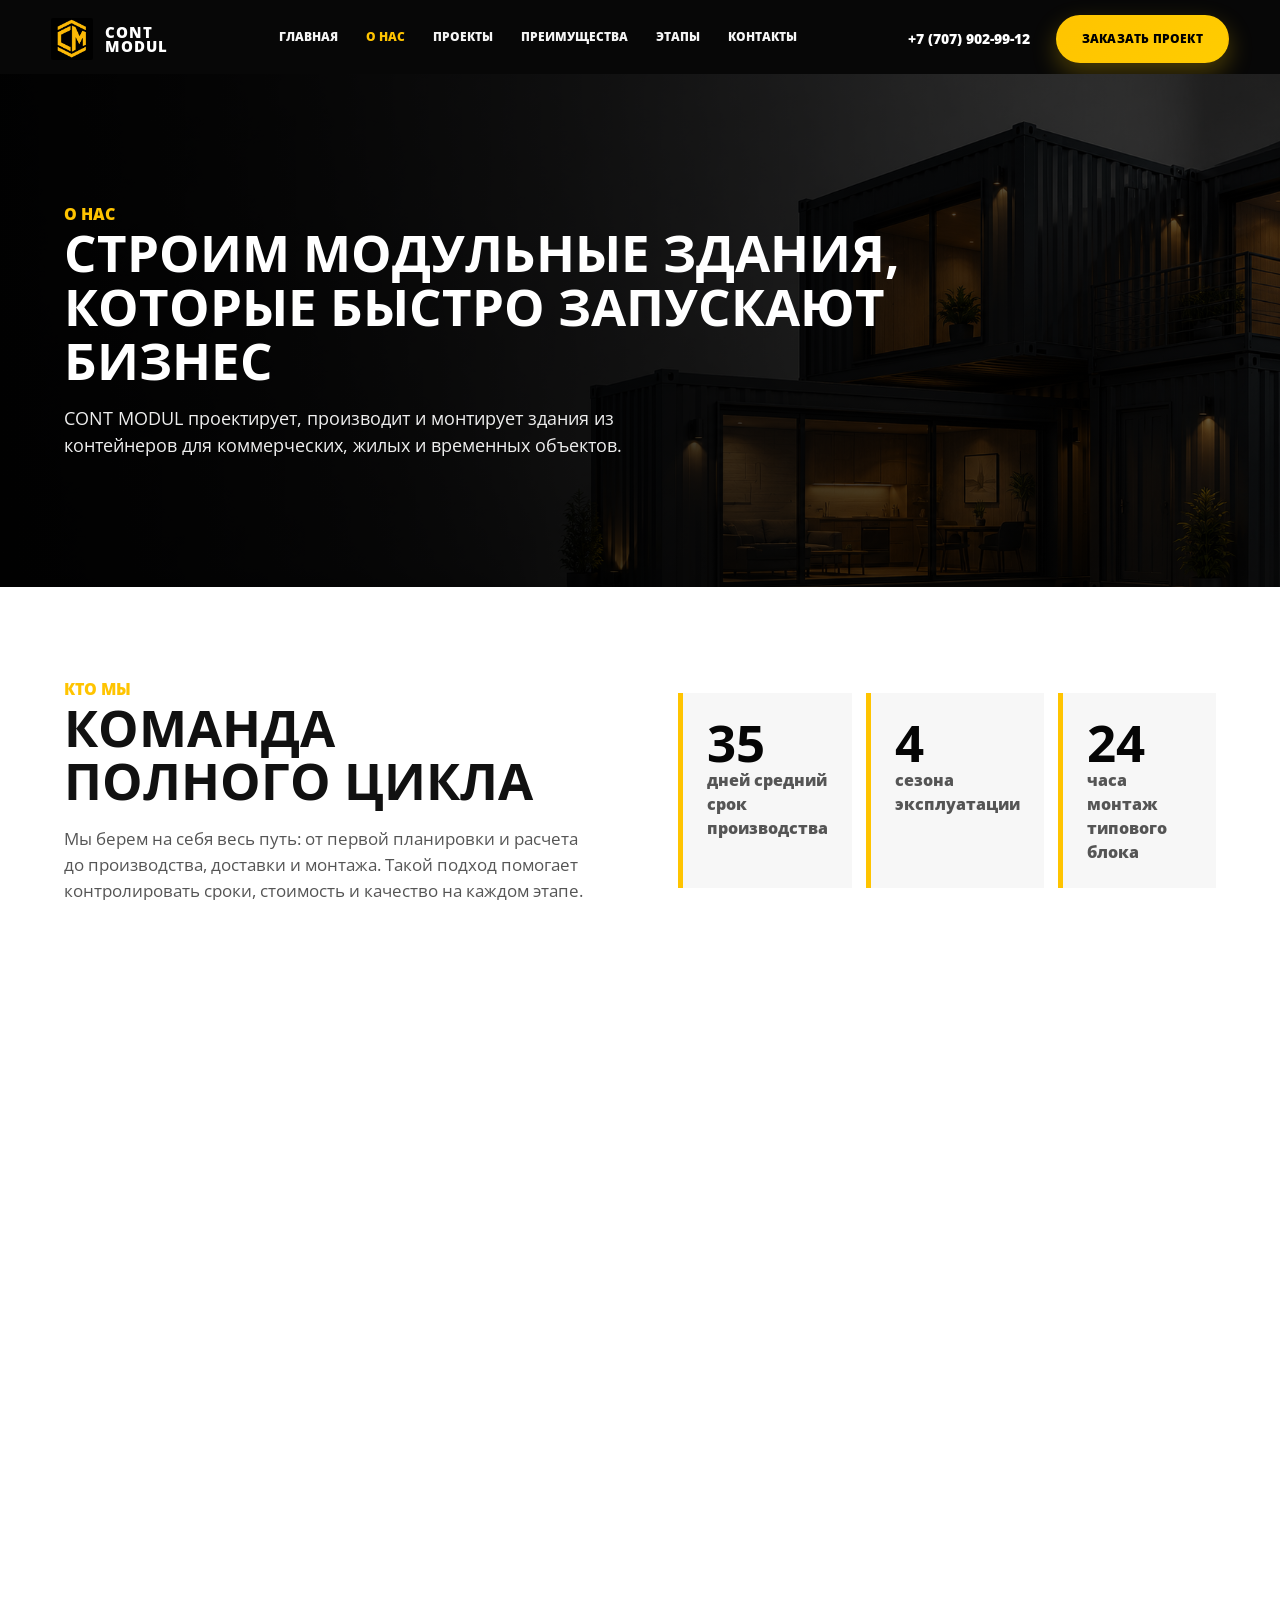
<file: about.html>
﻿<!doctype html>
<html class="html" lang="ru">
<head class="document-head">
  <meta charset="utf-8">
  <meta name="viewport" content="width=device-width, initial-scale=1">
  <link rel="icon" type="image/png" href="assets/vega-logo.jpg">
  <title>О нас - CONT MODUL</title>
  <meta name="description" content="О компании CONT MODUL и подходе к строительству модульных зданий.">
  <link rel="preconnect" href="https://fonts.googleapis.com">
  <link rel="preconnect" href="https://fonts.gstatic.com" crossorigin>
  <link href="https://fonts.googleapis.com/css2?family=Open+Sans:wght@400;500;600;700;800&display=swap" rel="stylesheet">
  <link rel="stylesheet" href="styles.css">
  <script defer src="script.js"></script>
</head>
<body class="page about-page">
  <div class="page__shell site-shell">
    <header class="site-header page__header">
  <a class="site-header__brand brand" href="index.html" aria-label="CONT MODUL">
    <img class="brand__logo" src="assets/vega-logo.jpg" alt="Логотип CONT MODUL">
    <span class="brand__text">CONT<br>MODUL</span>
  </a>

  <button class="site-header__menu-button nav-toggle" type="button" aria-label="Открыть меню" aria-expanded="false">
    <span class="nav-toggle__line"></span>
    <span class="nav-toggle__line"></span>
    <span class="nav-toggle__line"></span>
  </button>

  <nav class="site-header__nav site-nav" aria-label="Основная навигация">
    <a class="site-nav__link " href="index.html">Главная</a>
    <a class="site-nav__link site-nav__link--active" href="about.html">О нас</a>
    <a class="site-nav__link " href="projects.html">Проекты</a>
    <a class="site-nav__link " href="catalog.html">Преимущества</a>
    <a class="site-nav__link " href="process.html">Этапы</a>
    <a class="site-nav__link " href="contacts.html">Контакты</a>
  </nav>

  <a class="site-header__phone" href="tel:+77079029912">+7 (707) 902-99-12</a>
  <a class="site-header__button button button--primary" href="contacts.html">Заказать проект</a>
</header>
    <main class="page__main main-content">
      <section class="page-hero about-page__hero">
        <div class="page-hero__background" aria-hidden="true">
          <img class="page-hero__image" src="assets/construction.png" alt="" aria-hidden="true">
        </div>
        <div class="page-hero__content">
          <p class="page-hero__label">О нас</p>
          <h1 class="page-hero__title">Строим модульные здания, которые быстро запускают бизнес</h1>
          <p class="page-hero__text">CONT MODUL проектирует, производит и монтирует здания из контейнеров для коммерческих, жилых и временных объектов.</p>
        </div>
      </section>

      <section class="about-page__intro about-intro">
        <div class="about-intro__content">
          <p class="about-intro__label">Кто мы</p>
          <h2 class="about-intro__title section-title">Команда полного цикла</h2>
          <p class="about-intro__text">Мы берем на себя весь путь: от первой планировки и расчета до производства, доставки и монтажа. Такой подход помогает контролировать сроки, стоимость и качество на каждом этапе.</p>
        </div>
        <div class="about-intro__stats">
          <div class="about-stat"><strong class="about-stat__number">35</strong><span class="about-stat__text">дней средний срок производства</span></div>
          <div class="about-stat"><strong class="about-stat__number">4</strong><span class="about-stat__text">сезона эксплуатации</span></div>
          <div class="about-stat"><strong class="about-stat__number">24</strong><span class="about-stat__text">часа монтаж типового блока</span></div>
        </div>
      </section>

      <section class="about-page__values values-section">
        <div class="section-label values-section__label">
          <span class="section-label__line"></span>
          <p class="section-label__text">Наш подход</p>
          <span class="section-label__line"></span>
        </div>
        <h2 class="values-section__title section-title">Почему выбирают CONT MODUL</h2>
        <div class="values-section__grid benefit-grid">
          <article class="benefit-card ">
  <img class="benefit-card__image" src="assets/pencil_4771317.png" alt="Индивидуальный проект">
  <h3 class="benefit-card__title">Индивидуальные проекты</h3>
  <p class="benefit-card__text">Прорабатываем планировку, фасад и инженерные решения под задачу заказчика.</p>
</article>
          <article class="benefit-card ">
  <img class="benefit-card__image" src="assets/payment-system_12691430.png" alt="Фиксированная стоимость">
  <h3 class="benefit-card__title">Фиксированная стоимость</h3>
  <p class="benefit-card__text">Готовим понятную смету и заранее согласуем комплектацию без скрытых платежей.</p>
</article>
          <article class="benefit-card ">
  <img class="benefit-card__image" src="assets/factory_6889501.png" alt="Собственное производство">
  <h3 class="benefit-card__title">Собственное производство</h3>
  <p class="benefit-card__text">Контролируем качество сварки, утепления, отделки и инженерных систем.</p>
</article>
          <article class="benefit-card ">
  <img class="benefit-card__image" src="assets/mechanic_6332558.png" alt="Доставка и монтаж">
  <h3 class="benefit-card__title">Доставка и монтаж</h3>
  <p class="benefit-card__text">Организуем перевозку, кран, установку и подключение модулей на площадке.</p>
</article>
          <article class="benefit-card ">
  <img class="benefit-card__image" src="assets/launch-management_16824211.png" alt="Быстрый запуск">
  <h3 class="benefit-card__title">Быстрый запуск</h3>
  <p class="benefit-card__text">Сокращаем время подготовки объекта и выводим его в работу в кратчайшие сроки.</p>
</article>
        </div>
      </section>
    </main>
    <footer class="site-footer page__footer">
  <span class="site-footer__brand">CONT MODUL</span>
  <span class="site-footer__text">Модульные здания из контейнеров</span>
</footer>
  </div>
</body>
</html>
</file>
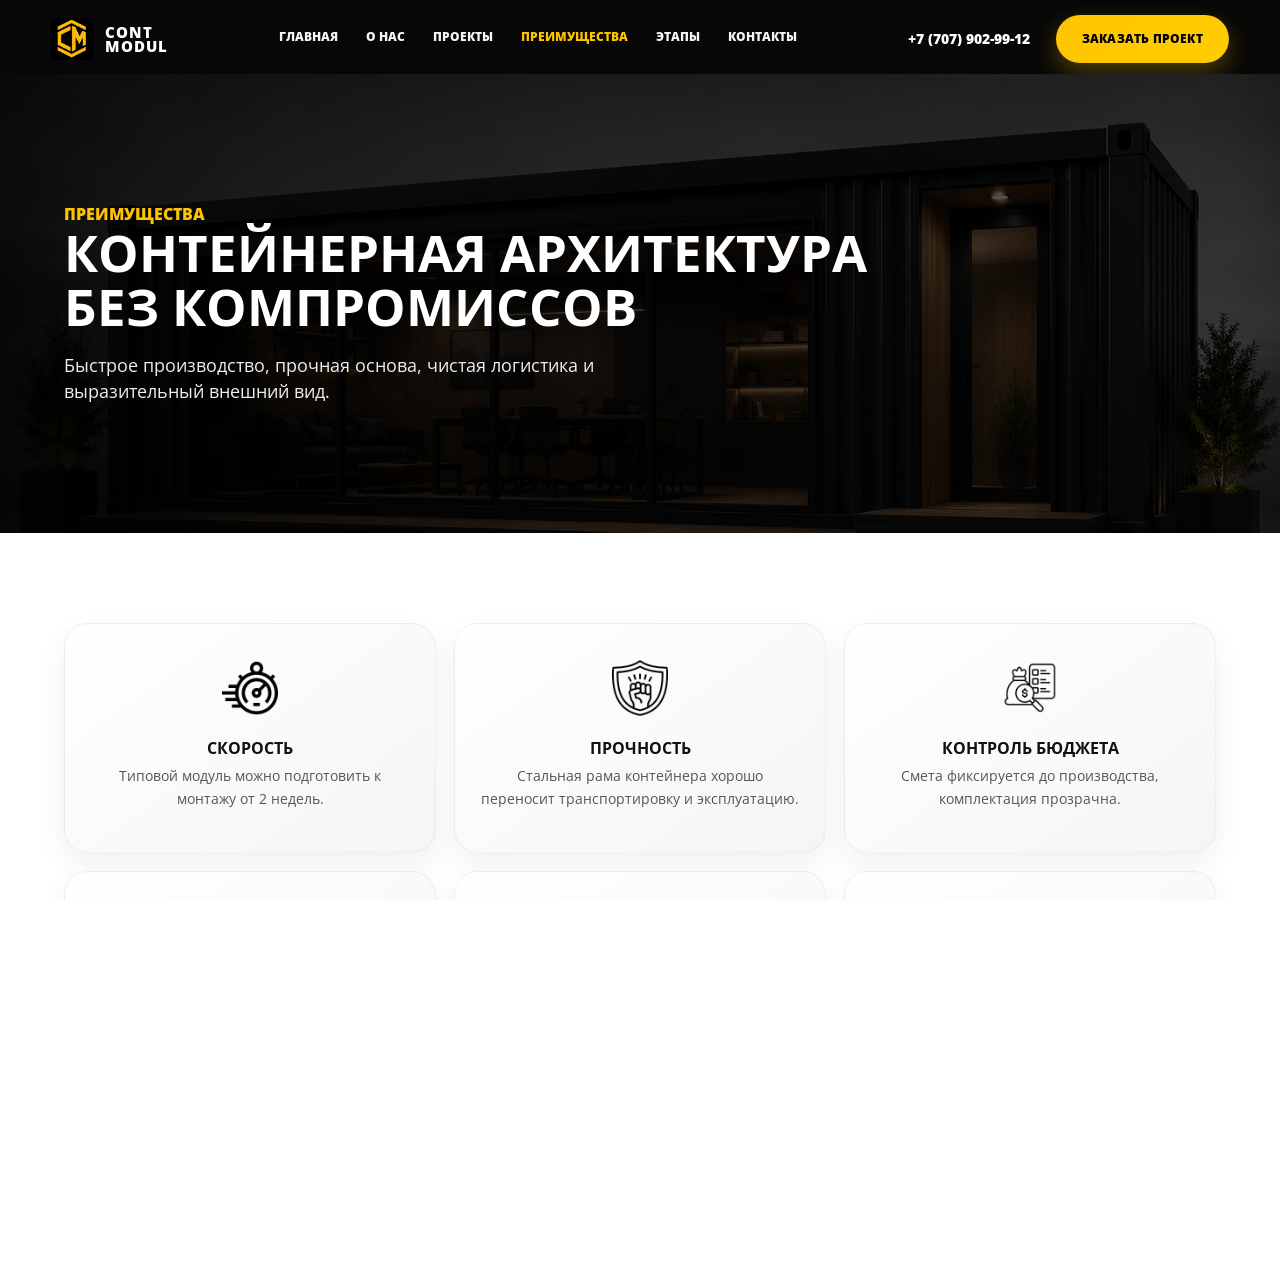
<file: catalog.html>
﻿<!doctype html>
<html class="html" lang="ru">
<head class="document-head">
  <meta charset="utf-8">
  <meta name="viewport" content="width=device-width, initial-scale=1">
  <link rel="icon" type="image/png" href="assets/vega-logo.jpg">
  <title>Преимущества - CONT MODUL</title>
  <meta name="description" content="Преимущества и решения CONT MODUL.">
  <link rel="preconnect" href="https://fonts.googleapis.com">
  <link rel="preconnect" href="https://fonts.gstatic.com" crossorigin>
  <link href="https://fonts.googleapis.com/css2?family=Open+Sans:wght@400;500;600;700;800&display=swap" rel="stylesheet">
  <link rel="stylesheet" href="styles.css">
  <script defer src="script.js"></script>
</head>
<body class="page catalog-page">
  <div class="page__shell site-shell">
    <header class="site-header page__header">
  <a class="site-header__brand brand" href="index.html" aria-label="CONT MODUL">
    <img class="brand__logo" src="assets/vega-logo.jpg" alt="Логотип CONT MODUL">
    <span class="brand__text">CONT<br>MODUL</span>
  </a>

  <button class="site-header__menu-button nav-toggle" type="button" aria-label="Открыть меню" aria-expanded="false">
    <span class="nav-toggle__line"></span>
    <span class="nav-toggle__line"></span>
    <span class="nav-toggle__line"></span>
  </button>

  <nav class="site-header__nav site-nav" aria-label="Основная навигация">
    <a class="site-nav__link " href="index.html">Главная</a>
    <a class="site-nav__link " href="about.html">О нас</a>
    <a class="site-nav__link " href="projects.html">Проекты</a>
    <a class="site-nav__link site-nav__link--active" href="catalog.html">Преимущества</a>
    <a class="site-nav__link " href="process.html">Этапы</a>
    <a class="site-nav__link " href="contacts.html">Контакты</a>
  </nav>

  <a class="site-header__phone" href="tel:+77079029912">+7 (707) 902-99-12</a>
  <a class="site-header__button button button--primary" href="contacts.html">Заказать проект</a>
</header>
    <main class="page__main main-content">
      <section class="page-hero catalog-page__hero">
        <div class="page-hero__background" aria-hidden="true">
          <img class="page-hero__image" src="assets/advantages.png" alt="" aria-hidden="true">
        </div>
        <div class="page-hero__content">
          <p class="page-hero__label">Преимущества</p>
          <h1 class="page-hero__title">Контейнерная архитектура без компромиссов</h1>
          <p class="page-hero__text">Быстрое производство, прочная основа, чистая логистика и выразительный внешний вид.</p>
        </div>
      </section>

      <section class="benefits-section catalog-page__benefits">
        <div class="benefit-grid benefit-grid--large">
          <article class="benefit-card ">
  <img class="benefit-card__image" src="assets/speedometer_7931524.png" alt="Скорость">
  <h3 class="benefit-card__title">Скорость</h3>
  <p class="benefit-card__text">Типовой модуль можно подготовить к монтажу от 2 недель.</p>
</article>
          <article class="benefit-card ">
  <img class="benefit-card__image" src="assets/courage_12112899.png" alt="Прочность">
  <h3 class="benefit-card__title">Прочность</h3>
  <p class="benefit-card__text">Стальная рама контейнера хорошо переносит транспортировку и эксплуатацию.</p>
</article>
          <article class="benefit-card ">
  <img class="benefit-card__image" src="assets/tracking_17088019.png" alt="Контроль бюджета">
  <h3 class="benefit-card__title">Контроль бюджета</h3>
  <p class="benefit-card__text">Смета фиксируется до производства, комплектация прозрачна.</p>
</article>
          <article class="benefit-card ">
  <img class="benefit-card__image" src="assets/factory_7927935.png" alt="Готовность с завода">
  <h3 class="benefit-card__title">Готовность с завода</h3>
  <p class="benefit-card__text">Инженерия и отделка выполняются до доставки на площадку.</p>
</article>
          <article class="benefit-card ">
  <img class="benefit-card__image" src="assets/mobile-home_3764840.png" alt="Мобильность">
  <h3 class="benefit-card__title">Мобильность</h3>
  <p class="benefit-card__text">Здание можно перевезти, расширить или переставить.</p>
</article>
          <article class="benefit-card ">
  <img class="benefit-card__image" src="assets/recycle_7290810.png" alt="Повторное использование">
  <h3 class="benefit-card__title">Повторное использование</h3>
  <p class="benefit-card__text">Контейнер получает вторую жизнь и снижает объем строительных отходов.</p>
</article>
        </div>
      </section>

    </main>
    <footer class="site-footer page__footer">
  <span class="site-footer__brand">CONT MODUL</span>
  <span class="site-footer__text">Модульные здания из контейнеров</span>
</footer>
  </div>
</body>
</html>
</file>
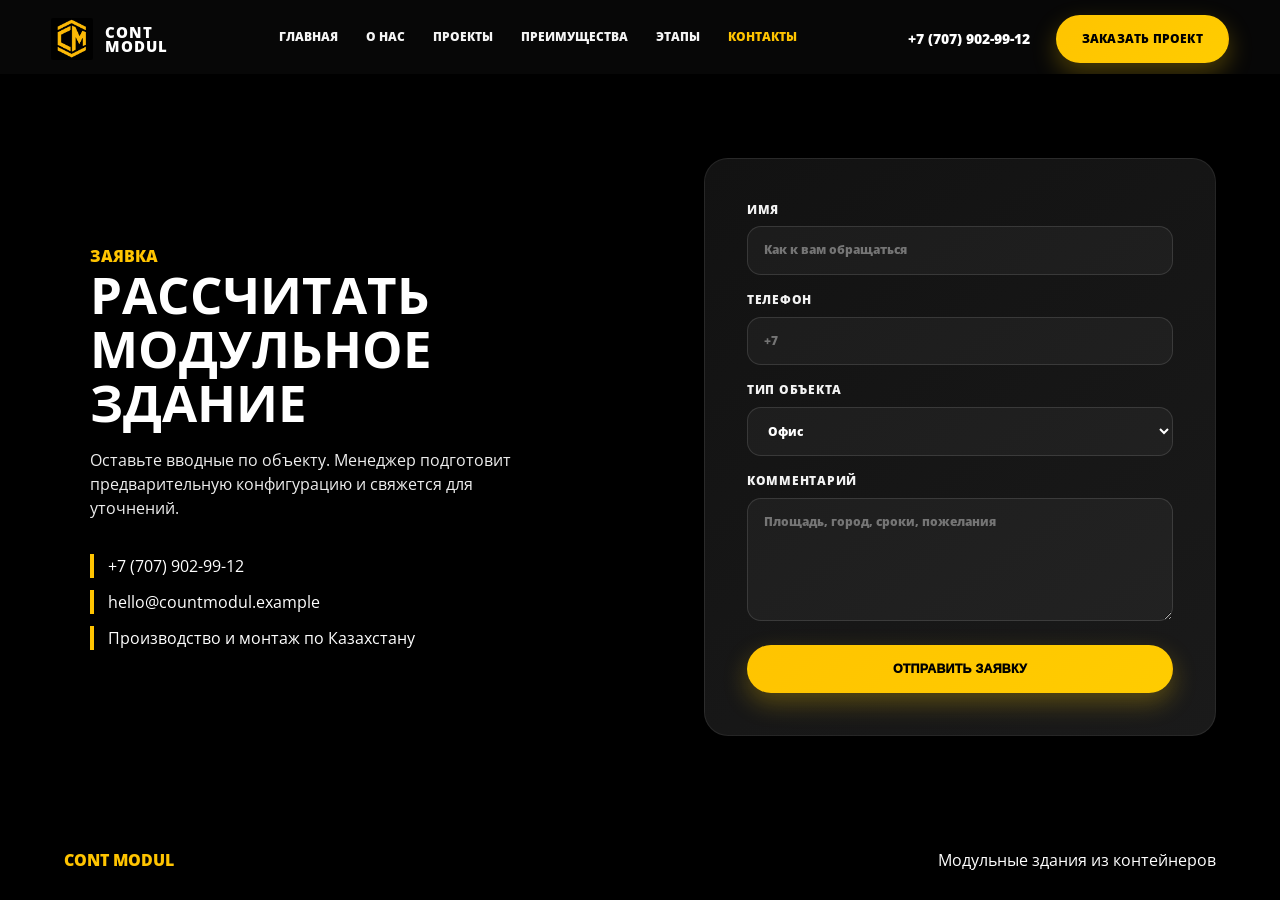
<file: contacts.html>
﻿<!doctype html>
<html class="html" lang="ru">
<head class="document-head">
  <meta charset="utf-8">
  <meta name="viewport" content="width=device-width, initial-scale=1">
  <link rel="icon" type="image/png" href="assets/vega-logo.jpg">
  <title>Контакты - CONT MODUL</title>
  <meta name="description" content="Контакты CONT MODUL.">
  <link rel="preconnect" href="https://fonts.googleapis.com">
  <link rel="preconnect" href="https://fonts.gstatic.com" crossorigin>
  <link href="https://fonts.googleapis.com/css2?family=Open+Sans:wght@400;500;600;700;800&display=swap" rel="stylesheet">
  <link rel="stylesheet" href="styles.css">
  <script defer src="script.js"></script>
</head>
<body class="page contacts-page">
  <div class="page__shell site-shell">
    <header class="site-header page__header">
  <a class="site-header__brand brand" href="index.html" aria-label="CONT MODUL">
    <img class="brand__logo" src="assets/vega-logo.jpg" alt="Логотип CONT MODUL">
    <span class="brand__text">CONT<br>MODUL</span>
  </a>

  <button class="site-header__menu-button nav-toggle" type="button" aria-label="Открыть меню" aria-expanded="false">
    <span class="nav-toggle__line"></span>
    <span class="nav-toggle__line"></span>
    <span class="nav-toggle__line"></span>
  </button>

  <nav class="site-header__nav site-nav" aria-label="Основная навигация">
    <a class="site-nav__link " href="index.html">Главная</a>
    <a class="site-nav__link " href="about.html">О нас</a>
    <a class="site-nav__link " href="projects.html">Проекты</a>
    <a class="site-nav__link " href="catalog.html">Преимущества</a>
    <a class="site-nav__link " href="process.html">Этапы</a>
    <a class="site-nav__link site-nav__link--active" href="contacts.html">Контакты</a>
  </nav>

  <a class="site-header__phone" href="tel:+77079029912">+7 (707) 902-99-12</a>
  <a class="site-header__button button button--primary" href="contacts.html">Заказать проект</a>
</header>
    <main class="page__main main-content">
      <section class="contact-section contacts-page__contact">
        <div class="contact-section__panel">
          <p class="contact-section__label">Заявка</p>
          <h1 class="contact-section__title">Рассчитать модульное здание</h1>
          <p class="contact-section__text">Оставьте вводные по объекту. Менеджер подготовит предварительную конфигурацию и свяжется для уточнений.</p>
          <div class="contact-section__facts">
            <span class="contact-section__fact">+7 (707) 902-99-12</span>
            <span class="contact-section__fact">hello@countmodul.example</span>
            <span class="contact-section__fact">Производство и монтаж по Казахстану</span>
          </div>
        </div>

        <form class="contact-form contact-section__form">
          <label class="contact-form__label">Имя<input class="contact-form__field" type="text" name="name" placeholder="Как к вам обращаться"></label>
          <label class="contact-form__label">Телефон<input class="contact-form__field" type="tel" name="phone" placeholder="+7"></label>
          <label class="contact-form__label">Тип объекта<select class="contact-form__field" name="type"><option>Офис</option><option>Кафе / магазин</option><option>Жилой модуль</option><option>Стройгородок</option></select></label>
          <label class="contact-form__label">Комментарий<textarea class="contact-form__field contact-form__textarea" name="message" rows="5" placeholder="Площадь, город, сроки, пожелания"></textarea></label>
          <button class="button button--primary contact-form__button" type="submit">Отправить заявку</button>
        </form>
      </section>
    </main>
    <footer class="site-footer page__footer">
  <span class="site-footer__brand">CONT MODUL</span>
  <span class="site-footer__text">Модульные здания из контейнеров</span>
</footer>
  </div>
</body>
</html>
</file>
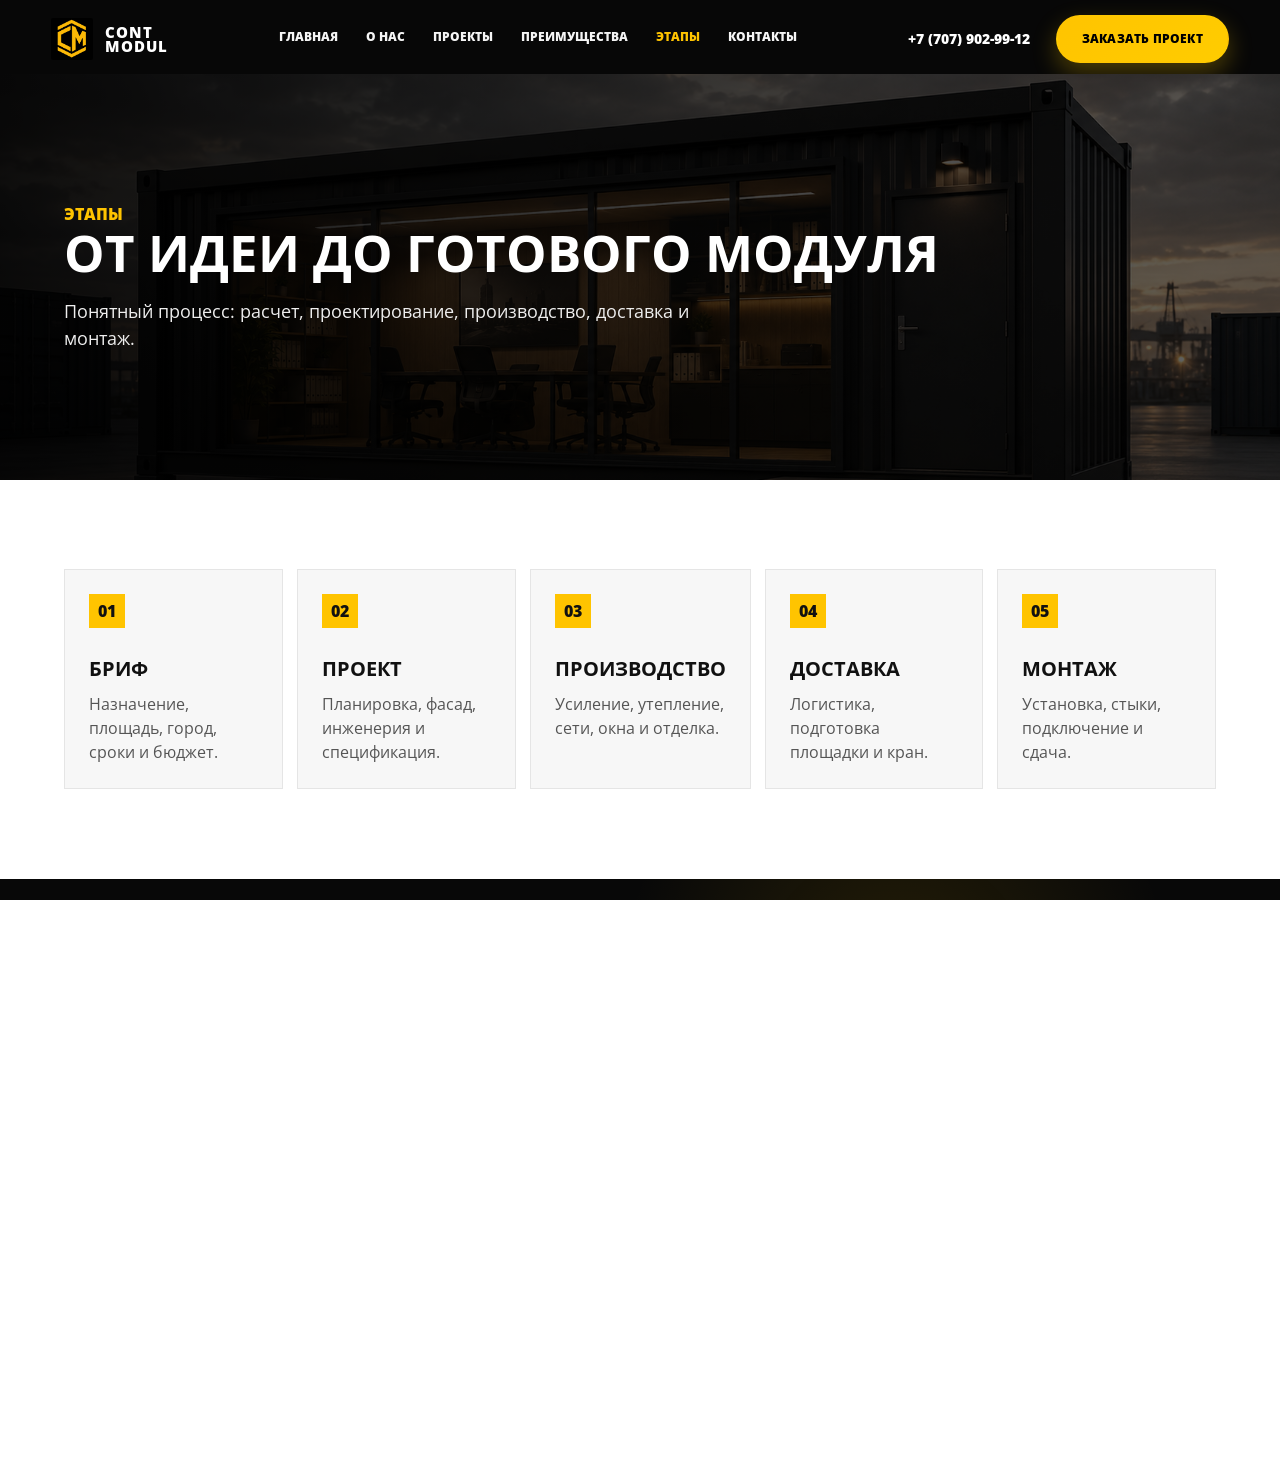
<file: process.html>
﻿<!doctype html>
<html class="html" lang="ru">
<head class="document-head">
  <meta charset="utf-8">
  <meta name="viewport" content="width=device-width, initial-scale=1">
  <link rel="icon" type="image/png" href="assets/vega-logo.jpg">
  <title>Этапы - CONT MODUL</title>
  <meta name="description" content="Этапы строительства контейнерных зданий.">
  <link rel="preconnect" href="https://fonts.googleapis.com">
  <link rel="preconnect" href="https://fonts.gstatic.com" crossorigin>
  <link href="https://fonts.googleapis.com/css2?family=Open+Sans:wght@400;500;600;700;800&display=swap" rel="stylesheet">
  <link rel="stylesheet" href="styles.css">
  <script defer src="script.js"></script>
</head>
<body class="page process-page">
  <div class="page__shell site-shell">
    <header class="site-header page__header">
  <a class="site-header__brand brand" href="index.html" aria-label="CONT MODUL">
    <img class="brand__logo" src="assets/vega-logo.jpg" alt="Логотип CONT MODUL">
    <span class="brand__text">CONT<br>MODUL</span>
  </a>

  <button class="site-header__menu-button nav-toggle" type="button" aria-label="Открыть меню" aria-expanded="false">
    <span class="nav-toggle__line"></span>
    <span class="nav-toggle__line"></span>
    <span class="nav-toggle__line"></span>
  </button>

  <nav class="site-header__nav site-nav" aria-label="Основная навигация">
    <a class="site-nav__link " href="index.html">Главная</a>
    <a class="site-nav__link " href="about.html">О нас</a>
    <a class="site-nav__link " href="projects.html">Проекты</a>
    <a class="site-nav__link " href="catalog.html">Преимущества</a>
    <a class="site-nav__link site-nav__link--active" href="process.html">Этапы</a>
    <a class="site-nav__link " href="contacts.html">Контакты</a>
  </nav>

  <a class="site-header__phone" href="tel:+77079029912">+7 (707) 902-99-12</a>
  <a class="site-header__button button button--primary" href="contacts.html">Заказать проект</a>
</header>
    <main class="page__main main-content">
      <section class="page-hero process-page__hero">
        <div class="page-hero__background" aria-hidden="true">
          <img class="page-hero__image" src="assets/stages.png" alt="" aria-hidden="true">
        </div>
        <div class="page-hero__content">
          <p class="page-hero__label">Этапы</p>
          <h1 class="page-hero__title">От идеи до готового модуля</h1>
          <p class="page-hero__text">Понятный процесс: расчет, проектирование, производство, доставка и монтаж.</p>
        </div>
      </section>

      <section class="timeline process-page__timeline">
        <article class="timeline-card"><span class="timeline-card__number">01</span><h2 class="timeline-card__title">Бриф</h2><p class="timeline-card__text">Назначение, площадь, город, сроки и бюджет.</p></article>
        <article class="timeline-card"><span class="timeline-card__number">02</span><h2 class="timeline-card__title">Проект</h2><p class="timeline-card__text">Планировка, фасад, инженерия и спецификация.</p></article>
        <article class="timeline-card"><span class="timeline-card__number">03</span><h2 class="timeline-card__title">Производство</h2><p class="timeline-card__text">Усиление, утепление, сети, окна и отделка.</p></article>
        <article class="timeline-card"><span class="timeline-card__number">04</span><h2 class="timeline-card__title">Доставка</h2><p class="timeline-card__text">Логистика, подготовка площадки и кран.</p></article>
        <article class="timeline-card"><span class="timeline-card__number">05</span><h2 class="timeline-card__title">Монтаж</h2><p class="timeline-card__text">Установка, стыки, подключение и сдача.</p></article>
      </section>

      <section class="equipment-section process-page__equipment">
        <div class="equipment-section__content"><p class="equipment-section__label">Комплектация</p><h2 class="equipment-section__title">Можно стартовать с базового блока или заказать объект под ключ</h2></div>
        <ul class="equipment-section__list check-list">
          <li class="check-list__item">Утепление, пароизоляция и внутренняя отделка</li>
          <li class="check-list__item">Электрика, отопление, кондиционирование и вентиляция</li>
          <li class="check-list__item">Санузлы, мини-кухни, мебель и встроенное хранение</li>
          <li class="check-list__item">Фасадные панели, террасы, козырьки и наружная подсветка</li>
        </ul>
      </section>
    </main>
    <footer class="site-footer page__footer">
  <span class="site-footer__brand">CONT MODUL</span>
  <span class="site-footer__text">Модульные здания из контейнеров</span>
</footer>
  </div>
</body>
</html>
</file>
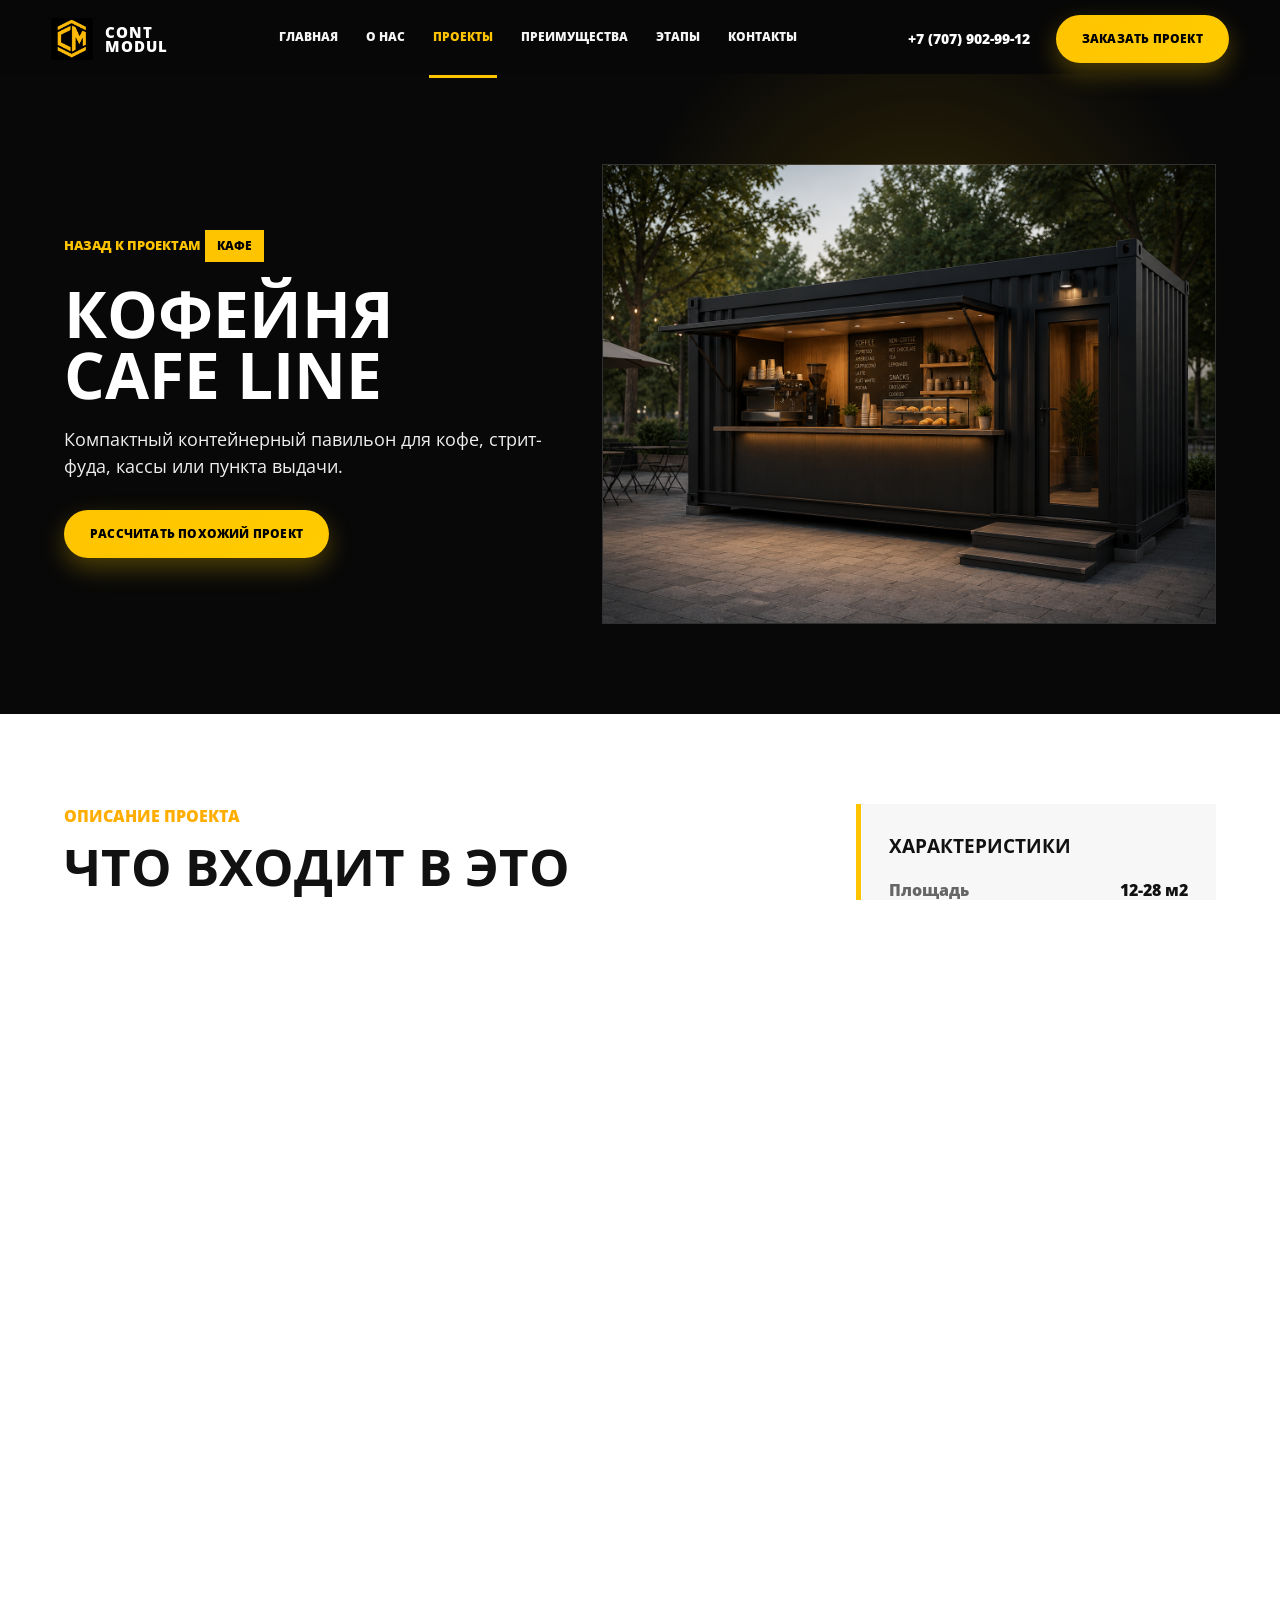
<file: project-cafe-line.html>
﻿<!doctype html>
<html class="html" lang="ru">
<head class="document-head">
  <meta charset="utf-8">
  <meta name="viewport" content="width=device-width, initial-scale=1">
  <link rel="icon" type="image/png" href="assets/vega-logo.jpg">
  <title>Кофейня Cafe Line - CONT MODUL</title>
  <meta name="description" content="Компактный контейнерный павильон для кофе, стрит-фуда, кассы или пункта выдачи.">
  <link rel="preconnect" href="https://fonts.googleapis.com">
  <link rel="preconnect" href="https://fonts.gstatic.com" crossorigin>
  <link href="https://fonts.googleapis.com/css2?family=Open+Sans:wght@400;500;600;700;800&display=swap" rel="stylesheet">
  <link rel="stylesheet" href="styles.css">
  <script defer src="script.js"></script>
</head>
<body class="page product-detail-page">
  <div class="page__shell site-shell">
    <header class="site-header page__header">
  <a class="site-header__brand brand" href="index.html" aria-label="CONT MODUL">
    <img class="brand__logo" src="assets/vega-logo.jpg" alt="Логотип CONT MODUL">
    <span class="brand__text">CONT<br>MODUL</span>
  </a>

  <button class="site-header__menu-button nav-toggle" type="button" aria-label="Открыть меню" aria-expanded="false">
    <span class="nav-toggle__line"></span>
    <span class="nav-toggle__line"></span>
    <span class="nav-toggle__line"></span>
  </button>

  <nav class="site-header__nav site-nav" aria-label="Основная навигация">
    <a class="site-nav__link " href="index.html">Главная</a>
    <a class="site-nav__link " href="about.html">О нас</a>
    <a class="site-nav__link site-nav__link--active" href="projects.html">Проекты</a>
    <a class="site-nav__link " href="catalog.html">Преимущества</a>
    <a class="site-nav__link " href="process.html">Этапы</a>
    <a class="site-nav__link " href="contacts.html">Контакты</a>
  </nav>

  <a class="site-header__phone" href="tel:+77079029912">+7 (707) 902-99-12</a>
  <a class="site-header__button button button--primary" href="contacts.html">Заказать проект</a>
</header>
    <main class="page__main main-content">
      <section class="product-detail-hero product-detail-page__hero">
        <div class="product-detail-hero__content">
          <a class="product-detail-hero__back" href="projects.html">Назад к проектам</a>
          <span class="product-detail-hero__tag">Кафе</span>
          <h1 class="product-detail-hero__title">Кофейня Cafe Line</h1>
          <p class="product-detail-hero__text">Компактный контейнерный павильон для кофе, стрит-фуда, кассы или пункта выдачи.</p>
          <a class="button button--primary product-detail-hero__button" href="contacts.html">Рассчитать похожий проект</a>
        </div>
        <img class="product-detail-hero__image" src="assets/Cafe-Line.png" alt="Кофейня из контейнера">
      </section>

      <section class="product-detail product-detail-page__info">
        <div class="product-detail__main">
          <p class="product-detail__label">Описание проекта</p>
          <h2 class="product-detail__title">Что входит в это решение</h2>
          <p class="product-detail__text">Cafe Line рассчитан на быстрый запуск торговой точки. Модуль может включать сервисное окно, рабочие поверхности, мойку, электрику под оборудование, место для холодильников и наружную вывеску. Такой контейнер легко поставить в парке, у бизнес-центра, на мероприятии или возле жилого комплекса.</p>
        </div>
        <aside class="product-detail__aside product-specs">
          <h3 class="product-specs__title">Характеристики</h3>
          <dl class="product-specs__list">
            <div class="product-specs__row"><dt class="product-specs__key">Площадь</dt><dd class="product-specs__value">12-28 м2</dd></div>
            <div class="product-specs__row"><dt class="product-specs__key">Срок</dt><dd class="product-specs__value">30-45 дней</dd></div>
            <div class="product-specs__row"><dt class="product-specs__key">Основа</dt><dd class="product-specs__value">1 контейнер 20/40 ft</dd></div>
          </dl>
        </aside>
      </section>

      <section class="product-includes product-detail-page__includes">
        <h2 class="product-includes__title">Комплектация</h2>
        <ul class="product-includes__list">
          <li class="product-includes__item">Сервисное окно и рольставни</li>
          <li class="product-includes__item">Электрика под кофейное и кухонное оборудование</li>
          <li class="product-includes__item">Водоснабжение и зона мойки</li>
          <li class="product-includes__item">Фасад, вывеска и наружная подсветка</li>
        </ul>
      </section>
    </main>
    <footer class="site-footer page__footer">
  <span class="site-footer__brand">CONT MODUL</span>
  <span class="site-footer__text">Модульные здания из контейнеров</span>
</footer>
  </div>
</body>
</html>
</file>
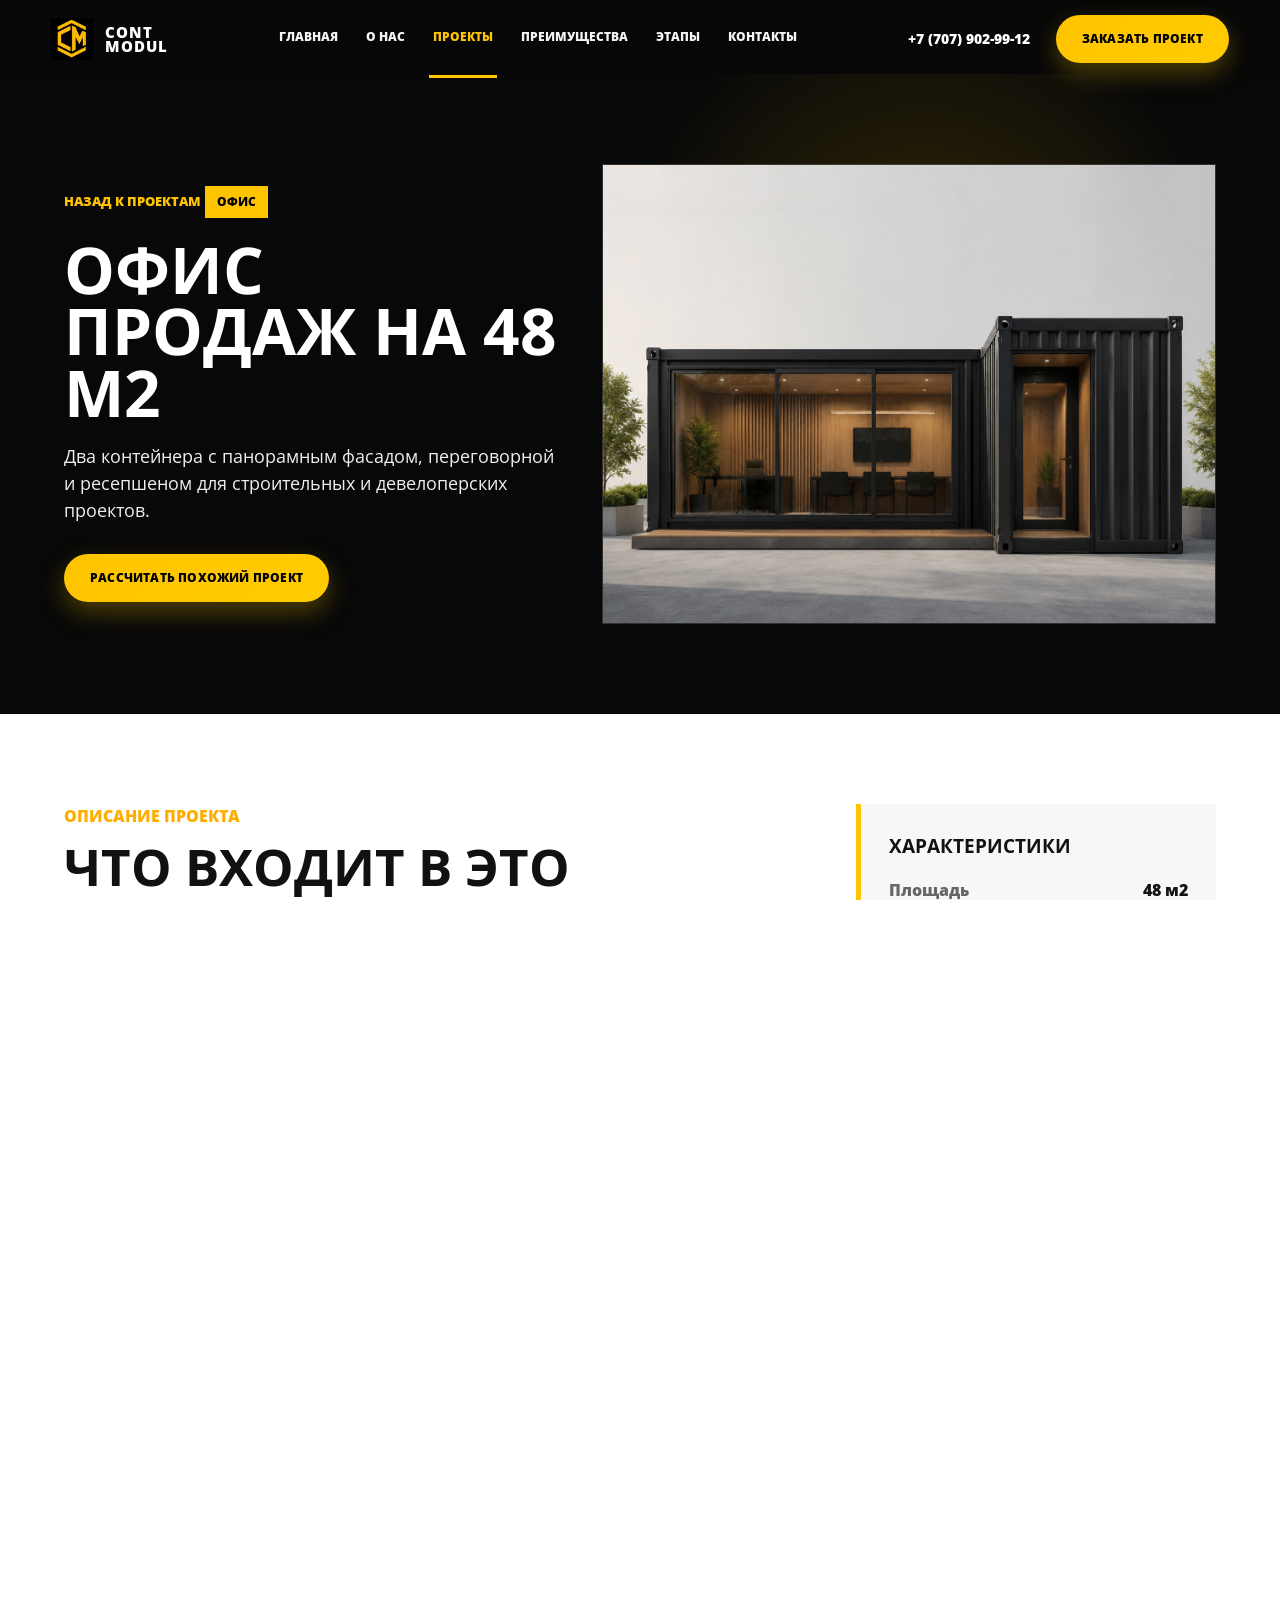
<file: project-office-sales.html>
﻿<!doctype html>
<html class="html" lang="ru">
<head class="document-head">
  <meta charset="utf-8">
  <meta name="viewport" content="width=device-width, initial-scale=1">
  <link rel="icon" type="image/png" href="assets/vega-logo.jpg">
  <title>Офис продаж на 48 м2 - CONT MODUL</title>
  <meta name="description" content="Два контейнера с панорамным фасадом, переговорной и ресепшеном для строительных и девелоперских проектов.">
  <link rel="preconnect" href="https://fonts.googleapis.com">
  <link rel="preconnect" href="https://fonts.gstatic.com" crossorigin>
  <link href="https://fonts.googleapis.com/css2?family=Open+Sans:wght@400;500;600;700;800&display=swap" rel="stylesheet">
  <link rel="stylesheet" href="styles.css">
  <script defer src="script.js"></script>
</head>
<body class="page product-detail-page">
  <div class="page__shell site-shell">
    <header class="site-header page__header">
  <a class="site-header__brand brand" href="index.html" aria-label="CONT MODUL">
    <img class="brand__logo" src="assets/vega-logo.jpg" alt="Логотип CONT MODUL">
    <span class="brand__text">CONT<br>MODUL</span>
  </a>

  <button class="site-header__menu-button nav-toggle" type="button" aria-label="Открыть меню" aria-expanded="false">
    <span class="nav-toggle__line"></span>
    <span class="nav-toggle__line"></span>
    <span class="nav-toggle__line"></span>
  </button>

  <nav class="site-header__nav site-nav" aria-label="Основная навигация">
    <a class="site-nav__link " href="index.html">Главная</a>
    <a class="site-nav__link " href="about.html">О нас</a>
    <a class="site-nav__link site-nav__link--active" href="projects.html">Проекты</a>
    <a class="site-nav__link " href="catalog.html">Преимущества</a>
    <a class="site-nav__link " href="process.html">Этапы</a>
    <a class="site-nav__link " href="contacts.html">Контакты</a>
  </nav>

  <a class="site-header__phone" href="tel:+77079029912">+7 (707) 902-99-12</a>
  <a class="site-header__button button button--primary" href="contacts.html">Заказать проект</a>
</header>
    <main class="page__main main-content">
      <section class="product-detail-hero product-detail-page__hero">
        <div class="product-detail-hero__content">
          <a class="product-detail-hero__back" href="projects.html">Назад к проектам</a>
          <span class="product-detail-hero__tag">Офис</span>
          <h1 class="product-detail-hero__title">Офис продаж на 48 м2</h1>
          <p class="product-detail-hero__text">Два контейнера с панорамным фасадом, переговорной и ресепшеном для строительных и девелоперских проектов.</p>
          <a class="button button--primary product-detail-hero__button" href="contacts.html">Рассчитать похожий проект</a>
        </div>
        <img class="product-detail-hero__image" src="assets/Office-profile.png" alt="Офис продаж из контейнеров">
      </section>

      <section class="product-detail product-detail-page__info">
        <div class="product-detail__main">
          <p class="product-detail__label">Описание проекта</p>
          <h2 class="product-detail__title">Что входит в это решение</h2>
          <p class="product-detail__text">Решение подходит для отдела продаж, демонстрационного офиса или временного штаба на площадке. Внутри можно разместить ресепшен, переговорную, открытую рабочую зону, санузел и мини-кухню. Панорамное остекление делает модуль похожим на полноценный коммерческий павильон, а стальная основа позволяет быстро перевезти объект на новую локацию.</p>
        </div>
        <aside class="product-detail__aside product-specs">
          <h3 class="product-specs__title">Характеристики</h3>
          <dl class="product-specs__list">
            <div class="product-specs__row"><dt class="product-specs__key">Площадь</dt><dd class="product-specs__value">48 м2</dd></div>
            <div class="product-specs__row"><dt class="product-specs__key">Срок</dt><dd class="product-specs__value">35-45 дней</dd></div>
            <div class="product-specs__row"><dt class="product-specs__key">Основа</dt><dd class="product-specs__value">2 контейнера 40 ft</dd></div>
          </dl>
        </aside>
      </section>

      <section class="product-includes product-detail-page__includes">
        <h2 class="product-includes__title">Комплектация</h2>
        <ul class="product-includes__list">
          <li class="product-includes__item">Панорамные окна и входная группа</li>
          <li class="product-includes__item">Утепление для круглогодичной эксплуатации</li>
          <li class="product-includes__item">Электрика, освещение и климатическое оборудование</li>
          <li class="product-includes__item">Чистовая отделка, брендирование фасада и подсветка</li>
        </ul>
      </section>
    </main>
    <footer class="site-footer page__footer">
  <span class="site-footer__brand">CONT MODUL</span>
  <span class="site-footer__text">Модульные здания из контейнеров</span>
</footer>
  </div>
</body>
</html>
</file>
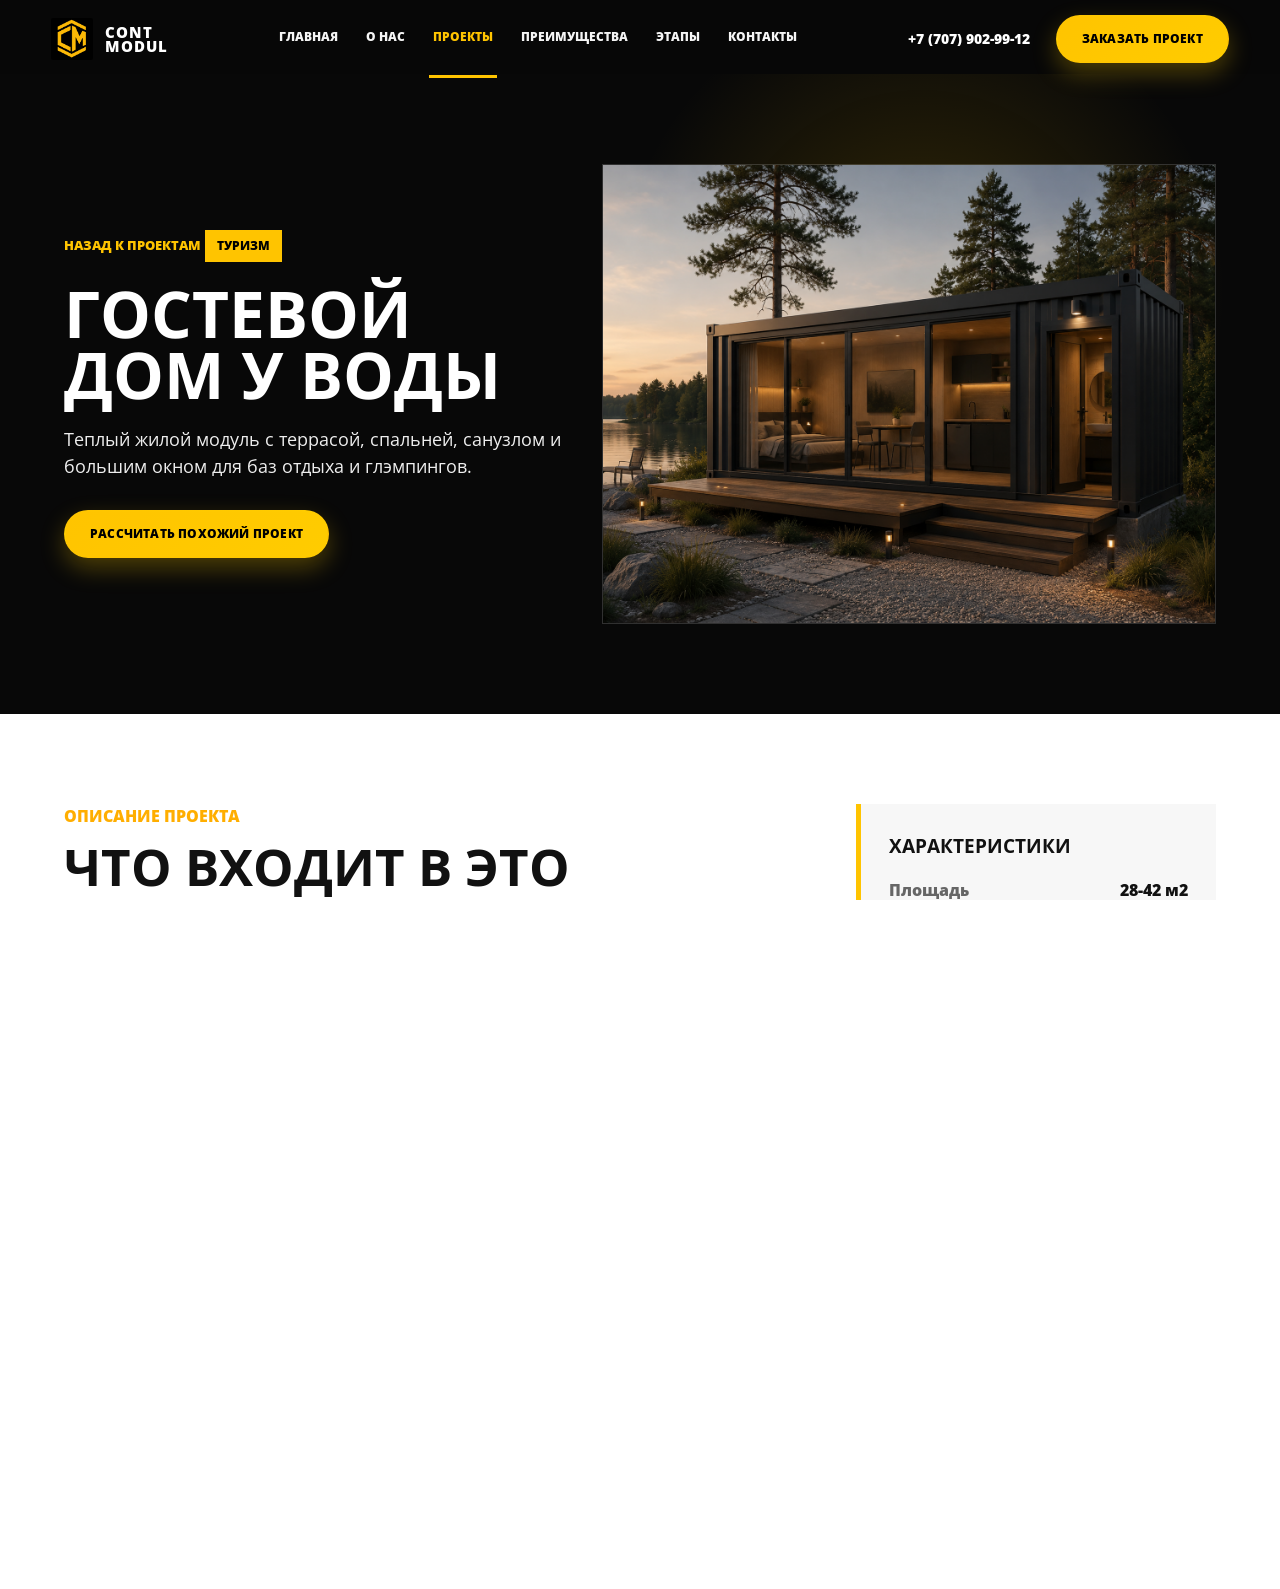
<file: project-resort-house.html>
﻿<!doctype html>
<html class="html" lang="ru">
<head class="document-head">
  <meta charset="utf-8">
  <meta name="viewport" content="width=device-width, initial-scale=1">
  <link rel="icon" type="image/png" href="assets/vega-logo.jpg">
  <title>Гостевой дом у воды - CONT MODUL</title>
  <meta name="description" content="Теплый жилой модуль с террасой, спальней, санузлом и большим окном для баз отдыха и глэмпингов.">
  <link rel="preconnect" href="https://fonts.googleapis.com">
  <link rel="preconnect" href="https://fonts.gstatic.com" crossorigin>
  <link href="https://fonts.googleapis.com/css2?family=Open+Sans:wght@400;500;600;700;800&display=swap" rel="stylesheet">
  <link rel="stylesheet" href="styles.css">
  <script defer src="script.js"></script>
</head>
<body class="page product-detail-page">
  <div class="page__shell site-shell">
    <header class="site-header page__header">
  <a class="site-header__brand brand" href="index.html" aria-label="CONT MODUL">
    <img class="brand__logo" src="assets/vega-logo.jpg" alt="Логотип CONT MODUL">
    <span class="brand__text">CONT<br>MODUL</span>
  </a>

  <button class="site-header__menu-button nav-toggle" type="button" aria-label="Открыть меню" aria-expanded="false">
    <span class="nav-toggle__line"></span>
    <span class="nav-toggle__line"></span>
    <span class="nav-toggle__line"></span>
  </button>

  <nav class="site-header__nav site-nav" aria-label="Основная навигация">
    <a class="site-nav__link " href="index.html">Главная</a>
    <a class="site-nav__link " href="about.html">О нас</a>
    <a class="site-nav__link site-nav__link--active" href="projects.html">Проекты</a>
    <a class="site-nav__link " href="catalog.html">Преимущества</a>
    <a class="site-nav__link " href="process.html">Этапы</a>
    <a class="site-nav__link " href="contacts.html">Контакты</a>
  </nav>

  <a class="site-header__phone" href="tel:+77079029912">+7 (707) 902-99-12</a>
  <a class="site-header__button button button--primary" href="contacts.html">Заказать проект</a>
</header>
    <main class="page__main main-content">
      <section class="product-detail-hero product-detail-page__hero">
        <div class="product-detail-hero__content">
          <a class="product-detail-hero__back" href="projects.html">Назад к проектам</a>
          <span class="product-detail-hero__tag">Туризм</span>
          <h1 class="product-detail-hero__title">Гостевой дом у воды</h1>
          <p class="product-detail-hero__text">Теплый жилой модуль с террасой, спальней, санузлом и большим окном для баз отдыха и глэмпингов.</p>
          <a class="button button--primary product-detail-hero__button" href="contacts.html">Рассчитать похожий проект</a>
        </div>
        <img class="product-detail-hero__image" src="assets/resort-house.png" alt="Гостевой дом из контейнера">
      </section>

      <section class="product-detail product-detail-page__info">
        <div class="product-detail__main">
          <p class="product-detail__label">Описание проекта</p>
          <h2 class="product-detail__title">Что входит в это решение</h2>
          <p class="product-detail__text">Жилой контейнерный дом можно использовать как гостевой модуль, дом для базы отдыха или компактную дачу. Внутри размещаются спальня, санузел, кухонная зона, хранение и технические коммуникации. Наружная терраса и большое окно усиливают видовой сценарий и делают небольшой модуль визуально просторнее.</p>
        </div>
        <aside class="product-detail__aside product-specs">
          <h3 class="product-specs__title">Характеристики</h3>
          <dl class="product-specs__list">
            <div class="product-specs__row"><dt class="product-specs__key">Площадь</dt><dd class="product-specs__value">28-42 м2</dd></div>
            <div class="product-specs__row"><dt class="product-specs__key">Срок</dt><dd class="product-specs__value">40-55 дней</dd></div>
            <div class="product-specs__row"><dt class="product-specs__key">Основа</dt><dd class="product-specs__value">1-2 контейнера</dd></div>
          </dl>
        </aside>
      </section>

      <section class="product-includes product-detail-page__includes">
        <h2 class="product-includes__title">Комплектация</h2>
        <ul class="product-includes__list">
          <li class="product-includes__item">Теплый контур и внутренняя отделка</li>
          <li class="product-includes__item">Санузел, кухня и инженерные системы</li>
          <li class="product-includes__item">Терраса, козырек и наружная подсветка</li>
          <li class="product-includes__item">Панорамное окно и фасадные панели</li>
        </ul>
      </section>
    </main>
    <footer class="site-footer page__footer">
  <span class="site-footer__brand">CONT MODUL</span>
  <span class="site-footer__text">Модульные здания из контейнеров</span>
</footer>
  </div>
</body>
</html>
</file>
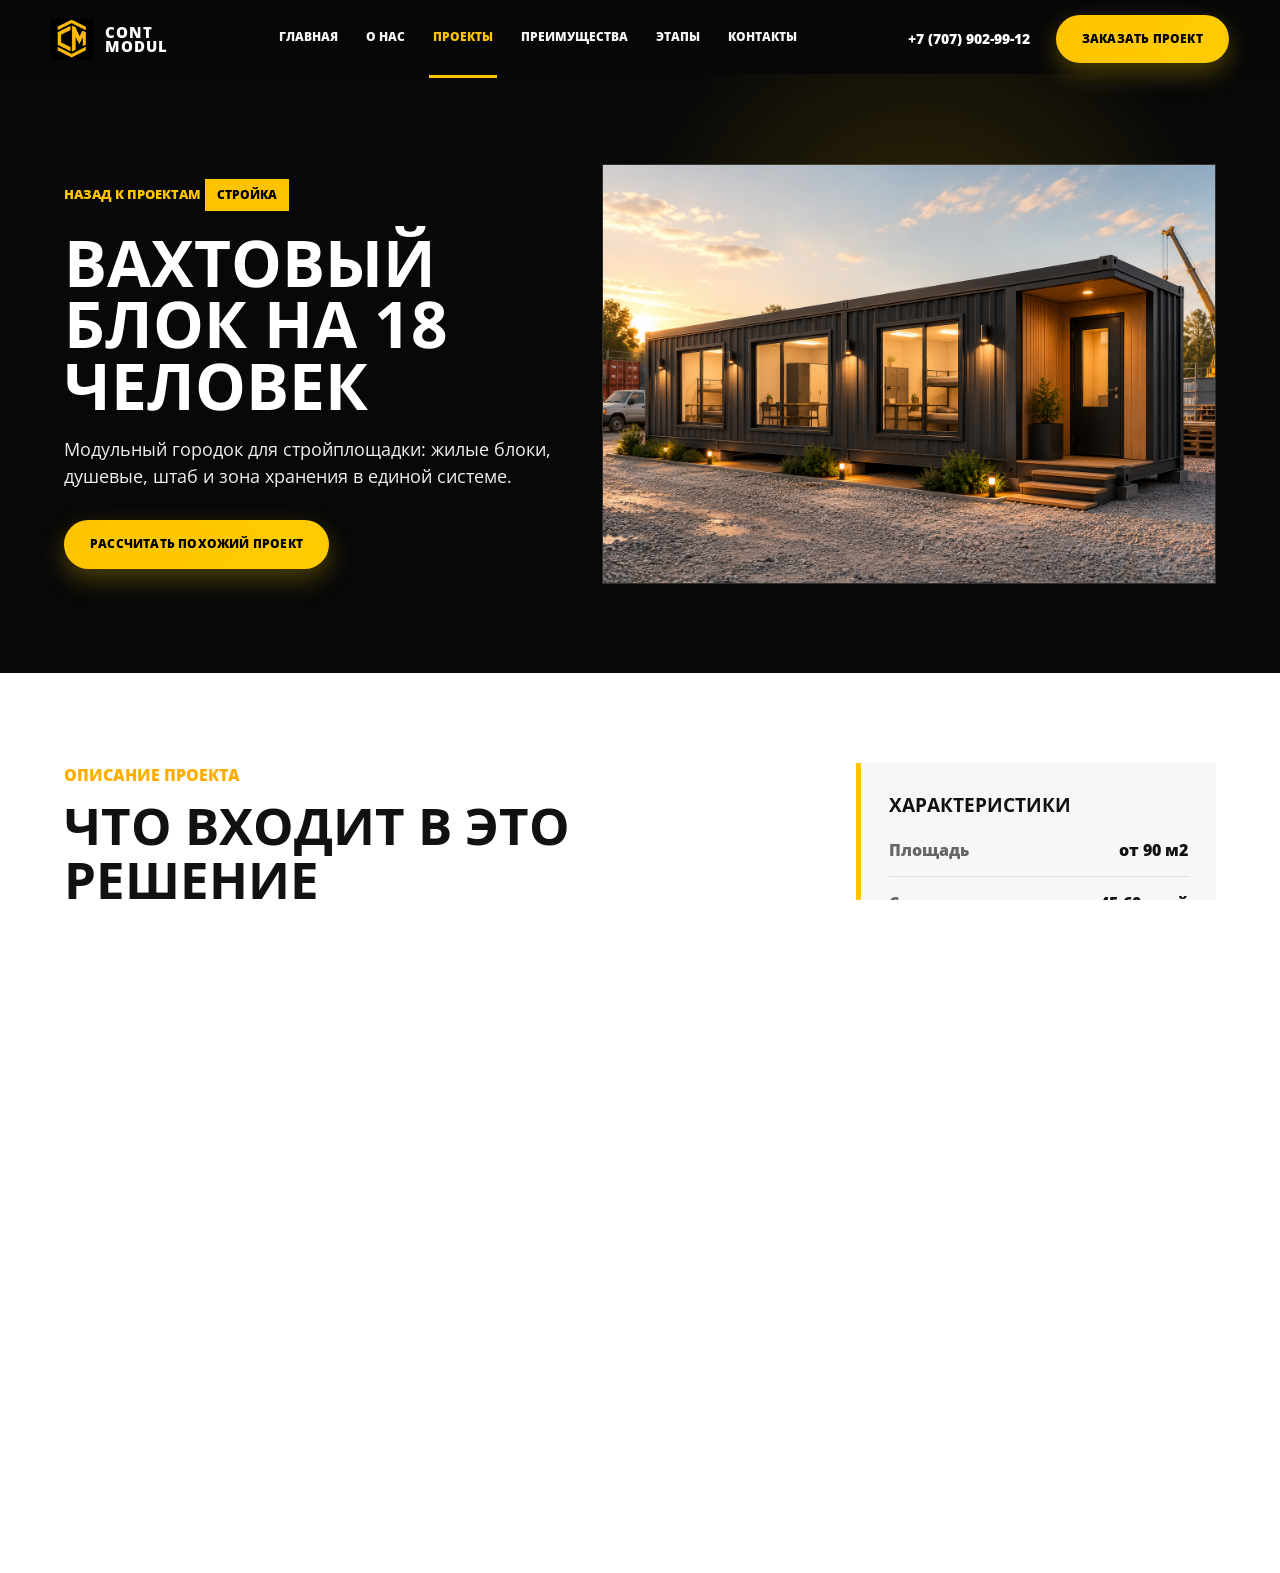
<file: project-work-camp.html>
﻿<!doctype html>
<html class="html" lang="ru">
<head class="document-head">
  <meta charset="utf-8">
  <meta name="viewport" content="width=device-width, initial-scale=1">
  <link rel="icon" type="image/png" href="assets/vega-logo.jpg">
  <title>Вахтовый блок на 18 человек - CONT MODUL</title>
  <meta name="description" content="Модульный городок для стройплощадки: жилые блоки, душевые, штаб и зона хранения в единой системе.">
  <link rel="preconnect" href="https://fonts.googleapis.com">
  <link rel="preconnect" href="https://fonts.gstatic.com" crossorigin>
  <link href="https://fonts.googleapis.com/css2?family=Open+Sans:wght@400;500;600;700;800&display=swap" rel="stylesheet">
  <link rel="stylesheet" href="styles.css">
  <script defer src="script.js"></script>
</head>
<body class="page product-detail-page">
  <div class="page__shell site-shell">
    <header class="site-header page__header">
  <a class="site-header__brand brand" href="index.html" aria-label="CONT MODUL">
    <img class="brand__logo" src="assets/vega-logo.jpg" alt="Логотип CONT MODUL">
    <span class="brand__text">CONT<br>MODUL</span>
  </a>

  <button class="site-header__menu-button nav-toggle" type="button" aria-label="Открыть меню" aria-expanded="false">
    <span class="nav-toggle__line"></span>
    <span class="nav-toggle__line"></span>
    <span class="nav-toggle__line"></span>
  </button>

  <nav class="site-header__nav site-nav" aria-label="Основная навигация">
    <a class="site-nav__link " href="index.html">Главная</a>
    <a class="site-nav__link " href="about.html">О нас</a>
    <a class="site-nav__link site-nav__link--active" href="projects.html">Проекты</a>
    <a class="site-nav__link " href="catalog.html">Преимущества</a>
    <a class="site-nav__link " href="process.html">Этапы</a>
    <a class="site-nav__link " href="contacts.html">Контакты</a>
  </nav>

  <a class="site-header__phone" href="tel:+77079029912">+7 (707) 902-99-12</a>
  <a class="site-header__button button button--primary" href="contacts.html">Заказать проект</a>
</header>
    <main class="page__main main-content">
      <section class="product-detail-hero product-detail-page__hero">
        <div class="product-detail-hero__content">
          <a class="product-detail-hero__back" href="projects.html">Назад к проектам</a>
          <span class="product-detail-hero__tag">Стройка</span>
          <h1 class="product-detail-hero__title">Вахтовый блок на 18 человек</h1>
          <p class="product-detail-hero__text">Модульный городок для стройплощадки: жилые блоки, душевые, штаб и зона хранения в единой системе.</p>
          <a class="button button--primary product-detail-hero__button" href="contacts.html">Рассчитать похожий проект</a>
        </div>
        <img class="product-detail-hero__image" src="assets/shift.png" alt="Вахтовый блок из контейнеров">
      </section>

      <section class="product-detail product-detail-page__info">
        <div class="product-detail__main">
          <p class="product-detail__label">Описание проекта</p>
          <h2 class="product-detail__title">Что входит в это решение</h2>
          <p class="product-detail__text">Контейнерный городок собирается из нескольких модулей и масштабируется под количество сотрудников. Планировка может включать спальные комнаты, санузлы, душевые, сушильную, помещение мастера, комнату приема пищи и склад. Блоки удобно перевозить и переустанавливать между объектами.</p>
        </div>
        <aside class="product-detail__aside product-specs">
          <h3 class="product-specs__title">Характеристики</h3>
          <dl class="product-specs__list">
            <div class="product-specs__row"><dt class="product-specs__key">Площадь</dt><dd class="product-specs__value">от 90 м2</dd></div>
            <div class="product-specs__row"><dt class="product-specs__key">Срок</dt><dd class="product-specs__value">45-60 дней</dd></div>
            <div class="product-specs__row"><dt class="product-specs__key">Основа</dt><dd class="product-specs__value">6+ контейнеров</dd></div>
          </dl>
        </aside>
      </section>

      <section class="product-includes product-detail-page__includes">
        <h2 class="product-includes__title">Комплектация</h2>
        <ul class="product-includes__list">
          <li class="product-includes__item">Жилые комнаты и бытовые зоны</li>
          <li class="product-includes__item">Санитарные модули и душевые</li>
          <li class="product-includes__item">Штаб или кабинет прораба</li>
          <li class="product-includes__item">Антивандальная отделка и усиленные двери</li>
        </ul>
      </section>
    </main>
    <footer class="site-footer page__footer">
  <span class="site-footer__brand">CONT MODUL</span>
  <span class="site-footer__text">Модульные здания из контейнеров</span>
</footer>
  </div>
</body>
</html>
</file>
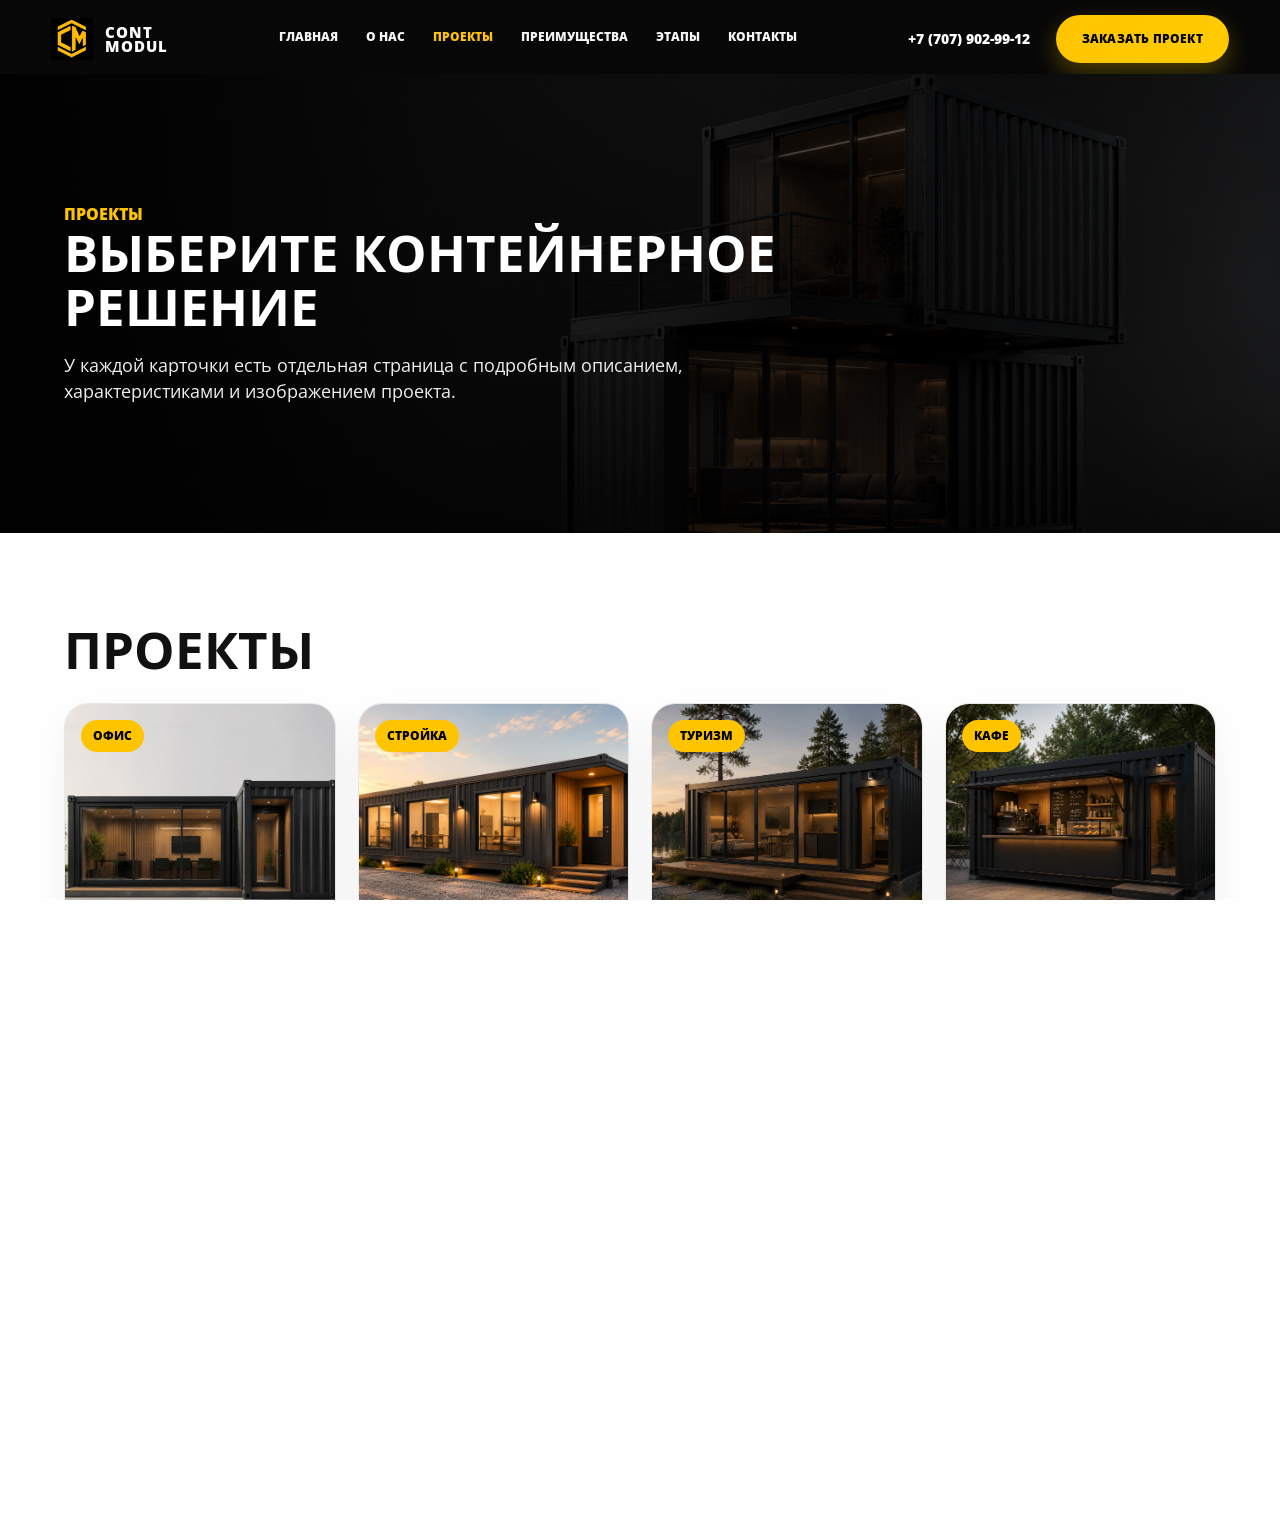
<file: projects.html>
﻿<!doctype html>
<html class="html" lang="ru">
<head class="document-head">
  <meta charset="utf-8">
  <meta name="viewport" content="width=device-width, initial-scale=1">
  <link rel="icon" type="image/png" href="assets/vega-logo.jpg">
  <title>Проекты - CONT MODUL</title>
  <meta name="description" content="Карточки проектов CONT MODUL с подробными страницами контейнерных решений.">
  <link rel="preconnect" href="https://fonts.googleapis.com">
  <link rel="preconnect" href="https://fonts.gstatic.com" crossorigin>
  <link href="https://fonts.googleapis.com/css2?family=Open+Sans:wght@400;500;600;700;800&display=swap" rel="stylesheet">
  <link rel="stylesheet" href="styles.css">
  <script defer src="script.js"></script>
</head>
<body class="page projects-page">
  <div class="page__shell site-shell">
    <header class="site-header page__header">
  <a class="site-header__brand brand" href="index.html" aria-label="CONT MODUL">
    <img class="brand__logo" src="assets/vega-logo.jpg" alt="Логотип CONT MODUL">
    <span class="brand__text">CONT<br>MODUL</span>
  </a>

  <button class="site-header__menu-button nav-toggle" type="button" aria-label="Открыть меню" aria-expanded="false">
    <span class="nav-toggle__line"></span>
    <span class="nav-toggle__line"></span>
    <span class="nav-toggle__line"></span>
  </button>

  <nav class="site-header__nav site-nav" aria-label="Основная навигация">
    <a class="site-nav__link " href="index.html">Главная</a>
    <a class="site-nav__link " href="about.html">О нас</a>
    <a class="site-nav__link site-nav__link--active" href="projects.html">Проекты</a>
    <a class="site-nav__link " href="catalog.html">Преимущества</a>
    <a class="site-nav__link " href="process.html">Этапы</a>
    <a class="site-nav__link " href="contacts.html">Контакты</a>
  </nav>

  <a class="site-header__phone" href="tel:+77079029912">+7 (707) 902-99-12</a>
  <a class="site-header__button button button--primary" href="contacts.html">Заказать проект</a>
</header>
    <main class="page__main main-content">
      <section class="page-hero projects-page__hero">
        <div class="page-hero__background" aria-hidden="true">
          <img class="page-hero__image" src="assets/Image 0.png" alt="" aria-hidden="true">
        </div>
        <div class="page-hero__content">
          <p class="page-hero__label">Проекты</p>
          <h1 class="page-hero__title">Выберите контейнерное решение</h1>
          <p class="page-hero__text">У каждой карточки есть отдельная страница с подробным описанием, характеристиками и изображением проекта.</p>
        </div>
      </section>

      <section class="products-section projects-page__products">
        <div class="section-heading products-section__heading">
          <h2 class="section-heading__title">Проекты</h2>
        </div>
        <div class="products-grid projects-page__products-grid">
          <article class="product-card projects-page__product-card">
  <div class="product-card__media">
    <span class="product-card__tag">Офис</span>
    <img class="product-card__image" src="assets/Office-profile.png" alt="Офис продаж из контейнеров">
  </div>
  <div class="product-card__content">
    <h2 class="product-card__title">Офис продаж на 48 м2</h2>
    <p class="product-card__text">Два контейнера с панорамным фасадом, переговорной и ресепшеном для строительных и девелоперских проектов.</p>
    <div class="product-card__meta">
      <span class="product-card__meta-item">48 м2</span>
      <span class="product-card__meta-item">35-45 дней</span>
    </div>
    <a class="button button--primary product-card__button" href="project-office-sales.html">Подробнее</a>
  </div>
</article>
          <article class="product-card projects-page__product-card">
  <div class="product-card__media">
    <span class="product-card__tag">Стройка</span>
    <img class="product-card__image" src="assets/shift.png" alt="Вахтовый блок из контейнеров">
  </div>
  <div class="product-card__content">
    <h2 class="product-card__title">Вахтовый блок на 18 человек</h2>
    <p class="product-card__text">Модульный городок для стройплощадки: жилые блоки, душевые, штаб и зона хранения в единой системе.</p>
    <div class="product-card__meta">
      <span class="product-card__meta-item">от 90 м2</span>
      <span class="product-card__meta-item">45-60 дней</span>
    </div>
    <a class="button button--primary product-card__button" href="project-work-camp.html">Подробнее</a>
  </div>
</article>
          <article class="product-card projects-page__product-card">
  <div class="product-card__media">
    <span class="product-card__tag">Туризм</span>
    <img class="product-card__image" src="assets/resort-house.png" alt="Гостевой дом из контейнера">
  </div>
  <div class="product-card__content">
    <h2 class="product-card__title">Гостевой дом у воды</h2>
    <p class="product-card__text">Теплый жилой модуль с террасой, спальней, санузлом и большим окном для баз отдыха и глэмпингов.</p>
    <div class="product-card__meta">
      <span class="product-card__meta-item">28-42 м2</span>
      <span class="product-card__meta-item">40-55 дней</span>
    </div>
    <a class="button button--primary product-card__button" href="project-resort-house.html">Подробнее</a>
  </div>
</article>
          <article class="product-card projects-page__product-card">
  <div class="product-card__media">
    <span class="product-card__tag">Кафе</span>
    <img class="product-card__image" src="assets/Cafe-Line.png" alt="Кофейня из контейнера">
  </div>
  <div class="product-card__content">
    <h2 class="product-card__title">Кофейня Cafe Line</h2>
    <p class="product-card__text">Компактный контейнерный павильон для кофе, стрит-фуда, кассы или пункта выдачи.</p>
    <div class="product-card__meta">
      <span class="product-card__meta-item">12-28 м2</span>
      <span class="product-card__meta-item">30-45 дней</span>
    </div>
    <a class="button button--primary product-card__button" href="project-cafe-line.html">Подробнее</a>
  </div>
</article>
        </div>
      </section>
    </main>
    <footer class="site-footer page__footer">
  <span class="site-footer__brand">CONT MODUL</span>
  <span class="site-footer__text">Модульные здания из контейнеров</span>
</footer>
  </div>
</body>
</html>
</file>
<file: styles.css>
/* Base variables */
:root {
  --color-black: #050505;
  --color-dark: #080808;
  --color-ink: #111111;
  --color-muted: #626262;
  --color-yellow: #ffc400;
  --color-yellow-dark: #ffae00;
  --color-white: #ffffff;
  --color-soft: #f5f5f2;
  --color-line: #e8e8e8;
  --shadow-card: 0 14px 44px rgba(0, 0, 0, 0.06);
  --shadow-shell: 0 24px 70px rgba(0, 0, 0, 0.22);
}

* {
  margin: 0;
  padding: 0;
  box-sizing: border-box;
}
html, body {
  width: 100%;
  height: 100%;
  overflow-x: hidden;
  scroll-behavior: smooth;
}


body {
  margin: 0;
  padding: 0;
  font-family: 'Open Sans', Inter, Arial, sans-serif;
  color: var(--color-ink);
  background: #ffffff;
  line-height: 1.5;
  min-height: 100vh;
}

a {
  color: inherit;
  text-decoration: none;
}

img {
  display: block;
  max-width: 100%;
}


.page__shell {
  width: 100%;
  min-height: 100vh;
  margin: 0;
  background: #ffffff;
  overflow: visible;
  border-radius: 0;
  box-shadow: none;

}


.page-transition-shell.is-visible {
  opacity: 1;
  transform: translateY(0);
}

.page-transition-active {
  overflow: hidden;
}

.page-transition-active::before {
  content: '';
  position: fixed;
  inset: 0;
  background: linear-gradient(90deg, rgba(255, 204, 0, 0.16), rgba(0, 0, 0, 0.08));
  z-index: 9999;
  opacity: 0;
  animation: pageFadeIn 0.22s ease forwards;
  pointer-events: none;
}

@keyframes pageFadeIn {
  from {
    opacity: 0;
  }
  to {
    opacity: 1;
  }
}


/* Header and navigation */
.site-header {
  height: 74px;
  display: grid;
  grid-template-columns: auto 1fr auto auto;
  align-items: center;
  gap: 26px;
  padding: 0 clamp(28px, 4vw, 72px);
  background: #070707;
  color: var(--color-white);
}

.brand {
  display: flex;
  align-items: center;
  gap: 12px;
  font-weight: 900;
  line-height: 0.92;
  letter-spacing: 1px;
}

.brand__logo {
  width: 42px;
  height: 42px;
  object-fit: cover;
  border-radius: 2px;
}

.brand__text {
  font-size: 0.95rem;
}

.site-nav {
  display: flex;
  justify-content: center;
  gap: 20px;
  text-transform: uppercase;
  font-size: 0.78rem;
  font-weight: 900;
}

.site-nav__link {
  padding: 28px 4px;
  border-bottom: 3px solid transparent;
  color: #f5f5f5;
}

.site-nav__link:hover,
.site-nav__link--active {
  color: var(--color-yellow);
  border-color: var(--color-yellow);
}

.site-header__phone {
  font-size: 0.9rem;
  font-weight: 900;
  white-space: nowrap;
}

/* Buttons */
.button {
  display: inline-flex;
  align-items: center;
  justify-content: center;
  min-height: 48px;
  padding: 13px 24px;
  border: 2px solid transparent;
  border-radius: 4px;
  text-transform: uppercase;
  font-size: 0.78rem;
  font-weight: 950;
  letter-spacing: 0.2px;
}

.button--primary {
  background: linear-gradient(135deg, var(--color-yellow), #ffcc00);
  color: #000000;
  border-radius: 999px;
  box-shadow: 0 10px 24px rgba(255, 204, 0, 0.28);
  transition: transform 0.2s ease, box-shadow 0.2s ease, filter 0.2s ease;
}

.button--primary:hover,
.button--primary:focus-visible {
  transform: translateY(-2px);
  box-shadow: 0 14px 28px rgba(255, 204, 0, 0.35);
  filter: brightness(1.03);
}

.button--outline {
  background: rgba(255, 255, 255, 0.08);
  border: 1.5px solid rgba(255, 255, 255, 0.35);
  color: var(--color-white);
  backdrop-filter: blur(8px);
  box-shadow: inset 0 1px 0 rgba(255, 255, 255, 0.12);
  transition: transform 0.2s ease, border-color 0.2s ease, background 0.2s ease;
}

.button--outline:hover,
.button--outline:focus-visible {
  transform: translateY(-2px);
  border-color: var(--color-yellow);
  background: rgba(255, 255, 255, 0.14);
}

.button--yellow-border {
  border-color: var(--color-yellow);
}

.button--dark {
  background: linear-gradient(135deg, #111111, #000000);
  color: var(--color-white);
  border-radius: 999px;
  box-shadow: 0 10px 24px rgba(0, 0, 0, 0.16);
  transition: transform 0.2s ease, box-shadow 0.2s ease, filter 0.2s ease;
}

.button--dark:hover,
.button--dark:focus-visible {
  transform: translateY(-2px);
  box-shadow: 0 14px 28px rgba(0, 0, 0, 0.22);
  filter: brightness(1.04);
}

.nav-toggle {
  display: none;
  width: 44px;
  height: 40px;
  border: 0;
  background: transparent;
}

.nav-toggle__line {
  display: block;
  height: 3px;
  margin: 7px 4px;
  border-radius: 6px;
  background: var(--color-white);
}

/* Home hero */
.hero {
  position: relative;
  min-height: 640px;
  overflow: hidden;
  background: var(--color-dark);
  color: var(--color-white);
}

.hero__background {
  position: absolute;
  inset: 0;
  overflow: hidden;
  pointer-events: none;
}

.hero__image {
  position: absolute;
  inset: 0;
  width: 100%;
  height: 100%;
  object-fit: cover;
  object-position: center;
}

.hero__background::after {
  content: '';
  position: absolute;
  inset: 0;
  background: linear-gradient(90deg, rgba(0, 0, 0, 0.92) 0%, rgba(0, 0, 0, 0.62) 34%, rgba(0, 0, 0, 0.14) 72%), radial-gradient(circle at 72% 50%, rgba(255, 196, 0, 0.28), transparent 26%), linear-gradient(180deg, rgba(0, 0, 0, 0.06), rgba(0, 0, 0, 0.5));
}

.hero__content {
  position: relative;
  z-index: 1;
  max-width: 760px;
  padding: clamp(74px, 8vw, 130px) clamp(28px, 5vw, 90px) 54px;
}

.hero__title {
  margin: 0 0 22px;
  text-transform: uppercase;
  font-size: clamp(3rem, 6.6vw, 6.8rem);
  line-height: 0.93;
  letter-spacing: 0;
}

.hero__accent {
  padding-top: 15px;
  display: block;
  background: none;
  color: var(--color-yellow);
}

.hero__text {
  max-width: 520px;
  margin: 0;
  color: var(--color-white);
  font-size: 1.22rem;
}

.hero__actions {
  display: flex;
  flex-wrap: wrap;
  gap: 14px;
  margin-top: 34px;
}

.hero__benefits {
  display: grid;
  grid-template-columns: repeat(3, 1fr);
  gap: 24px;
  margin-top: 56px;
}

/* Benefit cards */
.benefit-card {
  min-width: 0;
  display: flex;
  flex-direction: column;
  align-items: center;
  justify-content: flex-start;
  height: 100%;
  text-align: center;
}

.benefit-card__image {
  width: 64px;
  height: 64px;
  object-fit: contain;
  margin-bottom: 14px;
  border-radius: 18px;
  padding: 8px;
  background: rgba(255, 255, 255, 0.08);
}

.benefit-card__title {
  margin: 0 0 5px;
  text-transform: uppercase;
  font-size: 1rem;
}

.benefit-card__text {
  margin: 0;
  color: #555555;
  font-size: 0.9rem;
}

.benefit-card--dark .benefit-card__text {
  color: #dbdbdb;
}

.line-icon--eco::after {
  width: 38px;
  height: 2px;
  left: 8px;
  top: 25px;
}

.line-icon--box {
  border-radius: 8px;
  transform: rotate(30deg);
}

.line-icon--ruler {
  width: 62px;
  height: 18px;
  border-radius: 2px;
  transform: rotate(-45deg);
}

.line-icon--factory {
  border-radius: 2px;
  border-top: 18px solid var(--color-yellow);
}

.line-icon--truck {
  width: 64px;
  height: 38px;
  border-radius: 2px;
}

/* Section blocks */
.about-preview,
.benefits-section,
.values-section,
.project-list,
/* Process page */
.timeline {
  padding: clamp(56px, 7vw, 96px) clamp(28px, 5vw, 90px);
}

.about-preview {
  text-align: center;
  background: var(--color-white);
}

.section-label {
  display: flex;
  align-items: center;
  justify-content: center;
  gap: 14px;
  margin-bottom: 14px;
  color: var(--color-yellow);
  text-transform: uppercase;
  font-size: 0.82rem;
  font-weight: 900;
}

.section-label__line {
  width: 38px;
  height: 2px;
  background: var(--color-yellow);
}

.section-label__text {
  font-size: 24px;
  margin: 0;
}

.section-title,
.page-hero__title,
.contact-section__title {
  margin: 0 auto 18px;
  text-transform: uppercase;
  font-size: clamp(2rem, 4vw, 4.4rem);
  line-height: 1.05;
  letter-spacing: 0;
}

.section-lead {
  max-width: 680px;
  margin: 0 auto 32px;
  color: #555555;
}

.projects-preview,
.solutions-section,
.equipment-section {
  padding: clamp(56px, 7vw, 96px) clamp(28px, 5vw, 90px);
  background: radial-gradient(circle at 70% 20%, rgba(255, 196, 0, 0.12), transparent 28%), var(--color-dark);
  color: var(--color-white);
}

.section-heading {
  display: flex;
  align-items: center;
  justify-content: space-between;
  gap: 20px;
  margin-bottom: 26px;
}

.section-heading__title {
  margin: 0;
  text-transform: uppercase;
  font-size: clamp(2rem, 4vw, 4.4rem);
  line-height: 1.05;
}

.project-card-grid {
  display: grid;
  grid-template-columns: repeat(3, 1fr);
  gap: 20px;
}

.project-card,
.solution-card {
  position: relative;
  overflow: hidden;
  border: 1px solid rgba(255, 255, 255, 0.12);
  background: #151515;
}

.project-card__tag,
.solution-card__tag,
.project-row__tag {
  display: inline-flex;
  background: var(--color-yellow);
  color: #000000;
  text-transform: uppercase;
  font-size: 0.76rem;
  font-weight: 950;
  padding: 7px 12px;
}

.project-card__tag {
  position: absolute;
  left: 18px;
  top: 18px;
  z-index: 2;
}

.project-card__image {
  width: 100%;
  height: 255px;
  object-fit: cover;
}

.project-card__title {
  margin: 0;
  padding: 18px;
  text-transform: uppercase;
}

.call-to-action {
  display: flex;
  align-items: center;
  justify-content: space-between;
  gap: 30px;
  padding: clamp(56px, 7vw, 96px) clamp(28px, 5vw, 90px);
  background: #f4f4f4;
}

.call-to-action__label,
.page-hero__label,
.contact-section__label,
.about-intro__label,
.equipment-section__label {
  color: var(--color-yellow);
  text-transform: uppercase;
  font-weight: 900;
}

.call-to-action__title {
  max-width: 760px;
  margin: 0 0 18px;
  text-transform: uppercase;
  font-size: clamp(2rem, 4vw, 4.4rem);
  line-height: 1.05;
}

.call-to-action__text {
  max-width: 660px;
  margin: 0;
  color: #555555;
}

/* Inner page hero */
.page-hero {
  position: relative;
  overflow: hidden;
  padding: clamp(76px, 10vw, 138px) clamp(28px, 5vw, 90px);
  color: var(--color-white);
}

.page-hero__background {
  position: absolute;
  inset: 0;
  overflow: hidden;
  pointer-events: none;
}

.page-hero__image {
  position: absolute;
  inset: 0;
  width: 100%;
  height: 100%;
  object-fit: cover;
  object-position: center;
}

.page-hero__background::after {
  content: '';
  position: absolute;
  inset: 0;
  background: linear-gradient(90deg, rgba(0, 0, 0, 0.92), rgba(0, 0, 0, 0.6));
}

.page-hero__content {
  position: relative;
  z-index: 1;
}

.page-hero__title {
  max-width: 900px;
  margin-left: 0;
}

.page-hero__text {
  max-width: 640px;
  margin: 0;
  color: #eeeeee;
  font-size: 1.12rem;
}



/* About page */
.about-intro {
  display: grid;
  grid-template-columns: 1fr 1fr;
  gap: clamp(32px, 6vw, 80px);
  align-items: center;
  padding: clamp(56px, 7vw, 96px) clamp(28px, 5vw, 90px);
}

.about-intro__title {
  margin-left: 0;
}

.about-intro__text {
  max-width: 680px;
  color: #555555;
  font-size: 1.08rem;
}

.about-intro__stats {
  display: grid;
  grid-template-columns: repeat(3, 1fr);
  gap: 14px;
}

.about-stat {
  padding: 24px;
  background: #f7f7f7;
  border-left: 5px solid var(--color-yellow);
}

.about-stat__number {
  display: block;
  color: var(--color-black);
  font-size: clamp(2.2rem, 4vw, 4rem);
  line-height: 1;
}

.about-stat__text {
  color: #555555;
  font-weight: 800;
}

.benefit-grid {
  display: grid;
  grid-template-columns: repeat(4, 1fr);
  gap: 18px;
  text-align: left;
}

.about-page .benefit-grid {
  display: grid;
  grid-template-columns: repeat(auto-fit, minmax(200px, 1fr));
  justify-content: center;
  gap: 18px;
  max-width: 1200px;
  margin: 0 auto;
  align-items: stretch;
}

.benefit-grid--large {
  grid-template-columns: repeat(3, 1fr);
}

.benefit-grid .benefit-card {
  padding: 28px 24px;
  background: linear-gradient(145deg, #ffffff, #f5f5f5);
  box-shadow: 0 12px 30px rgba(0, 0, 0, 0.06);
  border: 1px solid rgba(0, 0, 0, 0.05);
  border-radius: 24px;
  min-height: 230px;
  align-items: center;
  justify-content: flex-start;
  text-align: center;
  transition: transform 0.25s ease, box-shadow 0.25s ease;
}

.benefit-grid .benefit-card:hover {
  transform: translateY(-4px);
  box-shadow: 0 16px 34px rgba(0, 0, 0, 0.1);
}

.benefit-card__image {
  width: 72px;
  height: 72px;
  object-fit: contain;
  margin: 0 auto 14px;
  display: block;
}

.benefit-card__title {
  text-align: center;
  line-height: 1.3;
}

.benefit-card__text {
  text-align: center;
  line-height: 1.6;
}

.values-section {
  text-align: center;
}

/* Projects page cards */
.products-section {
  padding: clamp(56px, 7vw, 96px) clamp(28px, 5vw, 90px);
  background: #f7f7f7;
}

.products-grid {
  display: grid;
  grid-template-columns: repeat(2, minmax(0, 1fr));
  gap: 24px;
}

.product-card {
  display: flex;
  flex-direction: column;
  overflow: hidden;
  border: 1px solid rgba(0, 0, 0, 0.06);
  border-radius: 24px;
  background: var(--color-white);
  box-shadow: 0 14px 34px rgba(0, 0, 0, 0.06);
  transition: transform 0.25s ease, box-shadow 0.25s ease;
}

.product-card:hover {
  transform: translateY(-4px);
  box-shadow: 0 18px 40px rgba(0, 0, 0, 0.1);
}

.product-card__media {
  position: relative;
  background: #f0f0f0;
}

.product-card__image {
  display: block;
  width: 100%;
  height: 260px;
  object-fit: cover;
}

.product-card__tag {
  position: absolute;
  top: 16px;
  left: 16px;
  z-index: 2;
  display: inline-flex;
  padding: 7px 12px;
  border-radius: 999px;
  background: var(--color-yellow);
  color: #000000;
  text-transform: uppercase;
  font-size: 0.74rem;
  font-weight: 900;
}

.product-card__content {
  display: flex;
  flex-direction: column;
  gap: 14px;
  padding: 24px 24px 26px;
}

.product-card__title {
  margin: 0;
  font-size: 1.2rem;
  line-height: 1.25;
  text-transform: uppercase;
}

.product-card__text {
  margin: 0;
  color: #555555;
  line-height: 1.6;
}

.product-card__meta {
  display: flex;
  flex-wrap: wrap;
  gap: 10px;
}

.product-card__meta-item {
  display: inline-flex;
  align-items: center;
  padding: 7px 11px;
  border-radius: 999px;
  background: #f4f4f4;
  color: #222222;
  font-size: 0.9rem;
  font-weight: 700;
}

.product-card__button {
  margin-top: 6px;
  align-self: flex-start;
}

/* Catalog and solution cards */
.solution-grid {
  display: grid;
  grid-template-columns: repeat(2, 1fr);
  gap: 22px;
}

.solution-card__image {
  width: 100%;
  height: 290px;
  object-fit: cover;
}

.solution-card__content {
  padding: 28px;
}

.solution-card__tag {
  margin-bottom: 12px;
}

.solution-card__title {
  margin: 0 0 10px;
  text-transform: uppercase;
  font-size: 1.75rem;
}

.solution-card__text {
  margin: 0;
  color: #d8d8d8;
}

/* Projects page */
.project-list {
  display: grid;
  gap: 30px;
}

.project-row {
  display: grid;
  grid-template-columns: 1.08fr 0.92fr;
  gap: 34px;
  align-items: center;
}

.project-row--reverse {
  grid-template-columns: 0.92fr 1.08fr;
}

.project-row--reverse .project-row__image {
  order: 2;
}

.project-row__image {
  border: 1px solid #dddddd;
}

.project-row__content {
  padding: clamp(8px, 3vw, 32px);
}

.project-row__title {
  margin: 14px 0 10px;
  text-align: left;
  text-transform: uppercase;
  font-size: clamp(2rem, 4vw, 4.4rem);
  line-height: 1.05;
}

.project-row__text {
  color: #555555;
}

.timeline {
  display: grid;
  grid-template-columns: repeat(5, 1fr);
  gap: 14px;
}

.timeline-card {
  padding: 24px;
  border: 1px solid #e5e5e5;
  background: #f7f7f7;
}

.timeline-card__number {
  display: inline-flex;
  margin-bottom: 26px;
  padding: 5px 9px;
  background: var(--color-yellow);
  font-weight: 950;
}

.timeline-card__title {
  margin: 0 0 8px;
  text-transform: uppercase;
  font-size: 1.25rem;
}

.timeline-card__text {
  margin: 0;
  color: #555555;
}

.equipment-section {
  display: grid;
  grid-template-columns: 0.9fr 1.1fr;
  gap: 50px;
  align-items: start;
}

.equipment-section__title {
  margin: 0;
  text-transform: uppercase;
  font-size: clamp(2rem, 4vw, 4.4rem);
  line-height: 1.05;
}

.check-list {
  display: grid;
  gap: 12px;
  margin: 0;
  padding: 0;
  list-style: none;
}

.check-list__item {
  position: relative;
  padding: 18px 18px 18px 50px;
  border: 1px solid #333333;
  background: #151515;
}

.check-list__item::before {
  content: '';
  position: absolute;
  left: 20px;
  top: 24px;
  width: 12px;
  height: 12px;
  background: var(--color-yellow);
}

/* Contacts page */
.contact-section {
  position: relative;
  min-height: 680px;
  display: grid;
  grid-template-columns: 1fr 1fr;
  background: #000000;
}


.contact-section__panel {
  position: relative;
  z-index: 1;
  align-self: center;
  padding: clamp(44px, 7vw, 90px);
  color: var(--color-white);
}

.contact-section__title {
  margin-left: 0;
}

.contact-section__text {
  max-width: 560px;
  color: #eeeeee;
}

.contact-section__facts {
  display: grid;
  gap: 12px;
  margin-top: 34px;
}

.contact-section__fact {
  padding-left: 14px;
  border-left: 4px solid var(--color-yellow);
}

.contact-form {
  align-self: center;
  display: grid;
  gap: 16px;
  margin: clamp(24px, 5vw, 64px);
  padding: clamp(24px, 4vw, 42px);
  background: linear-gradient(145deg, #121212, #1a1a1a);
  border: 1px solid rgba(255, 255, 255, 0.08);
  border-radius: 24px;
  box-shadow: 0 20px 50px rgba(0, 0, 0, 0.35);
  color: var(--color-white);
}

.contact-form__label {
  display: grid;
  gap: 7px;
  text-transform: uppercase;
  font-size: 0.78rem;
  font-weight: 800;
  letter-spacing: 0.06em;
  color: #f3f3f3;
}

.contact-form__field {
  width: 100%;
  padding: 14px 16px;
  border: 1px solid rgba(255, 255, 255, 0.12);
  border-radius: 14px;
  background: rgba(255, 255, 255, 0.04);
  color: var(--color-white);
  font: inherit;
  transition: border-color 0.2s ease, box-shadow 0.2s ease, background 0.2s ease;
}

.contact-form__field:focus {
  outline: none;
  border-color: var(--color-yellow);
  box-shadow: 0 0 0 3px rgba(255, 196, 0, 0.18);
  background: rgba(255, 255, 255, 0.06);
}

.contact-form__field option {
  color: #111111;
  background: #ffffff;
}

.contact-form__textarea {
  resize: vertical;
  min-height: 110px;
}

.contact-form__button {
  margin-top: 8px;
  border-radius: 999px;
}

.contact-form--sent,
.contact-form.sent {
  outline: 4px solid var(--color-yellow);
}

/* Footer */
.site-footer {
  display: flex;
  justify-content: space-between;
  gap: 20px;
  padding: 28px clamp(28px, 5vw, 90px);
  background: #000000;
  color: var(--color-white);
}

.site-footer__brand {
  color: var(--color-yellow);
  font-weight: 950;
}

/* Responsive styles */
@media (max-width: 1180px) {
  .site-header {
    grid-template-columns: auto 1fr auto;
  }

  .site-header__phone,
  .site-header__button {
    display: none;
  }

  .site-nav {
    gap: 14px;
  }

  .benefit-grid,
  .benefit-grid--large,
  .about-intro__stats {
    grid-template-columns: repeat(2, 1fr);
  }

  .about-page .benefit-grid {
    grid-template-columns: repeat(2, minmax(0, 1fr));
  }

  .timeline {
    grid-template-columns: repeat(2, 1fr);
  }
}

@media (max-width: 900px) {
  body {
    background: var(--color-white);
  }

  .page__shell {
    margin: 0;
    border-radius: 0;
  }

  .site-header {
    height: 78px;
    grid-template-columns: auto auto;
    padding: 0 24px;
  }

  .nav-toggle {
    display: block;
    justify-self: end;
  }

  .site-nav {
    display: none;
    position: absolute;
    left: 0;
    right: 0;
    top: 78px;
    z-index: 10;
    flex-direction: column;
    align-items: stretch;
    padding: 12px 24px 24px;
    background: var(--color-dark);
  }

  .site-nav.open {
    display: flex;
  }

  .site-nav__link {
    padding: 13px 0;
  }

  .hero {
    min-height: auto;
  }

  .hero__background {
    background-image: linear-gradient(90deg, rgba(0, 0, 0, 0.9), rgba(0, 0, 0, 0.55)), url('assets/hero-building.svg');
  }

  .hero__content {
    padding: 44px 24px 46px;
  }

  .hero__benefits,
  .project-card-grid,
  .solution-grid,
  .project-row,
  .project-row--reverse,
  .contact-section,
  .equipment-section,
  .about-intro {
    grid-template-columns: 1fr;
  }

  .project-row--reverse .project-row__image {
    order: 0;
  }

  .call-to-action,
  .section-heading {
    align-items: flex-start;
    flex-direction: column;
  }

  .contact-form {
    margin: 24px;
  }
}

@media (max-width: 620px) {
  .brand__logo {
    width: 38px;
    height: 38px;
  }

  .hero__title {
    font-size: 2.45rem;
  }

  .hero__text {
    font-size: 1rem;
  }

  .hero__actions {
    display: grid;
  }

  .button {
    width: 100%;
  }

  .hero__benefits,
  .benefit-grid,
  .benefit-grid--large,
  .timeline,
  .about-intro__stats {
    grid-template-columns: 1fr;
  }

  .about-page .benefit-grid {
    grid-template-columns: 1fr;
  }

  .about-preview,
  .benefits-section,
  .values-section,
  .project-list,
  .timeline,
  .projects-preview,
  .solutions-section,
  .equipment-section,
  .call-to-action,
  .about-intro {
    padding: 48px 20px;
  }

  .page-hero {
    padding: 64px 20px;
  }

  .section-title,
  .page-hero__title,
  .contact-section__title,
  .call-to-action__title,
  .equipment-section__title,
  .project-row__title,
  .section-heading__title {
    font-size: 2rem;
  }

  .project-card__image,
  .solution-card__image {
    height: 220px;
  }

  .site-footer {
    flex-direction: column;
    padding: 24px 20px;
  }
}


/* Product cards on projects page */
.products-section {
  padding: clamp(56px, 7vw, 96px) clamp(28px, 5vw, 90px);
  background: var(--color-white);
}

.products-section__heading {
  align-items: flex-end;
}

.section-heading__text {
  max-width: 420px;
  margin: 0;
  color: #555555;
  font-weight: 700;
}

.products-grid {
  display: grid;
  grid-template-columns: repeat(4, 1fr);
  gap: 22px;
}

.product-card {
  display: flex;
  min-height: 100%;
  flex-direction: column;
  overflow: hidden;
  border: 1px solid var(--color-line);
  background: var(--color-white);
  box-shadow: var(--shadow-card);
}

.product-card__media {
  position: relative;
  background: var(--color-dark);
}

.product-card__tag {
  position: absolute;
  left: 16px;
  top: 16px;
  z-index: 2;
  display: inline-flex;
  padding: 7px 12px;
  background: var(--color-yellow);
  color: #000000;
  text-transform: uppercase;
  font-size: 0.76rem;
  font-weight: 950;
}

.product-card__image {
  width: 100%;
  height: 230px;
  object-fit: cover;
}

.product-card__content {
  display: flex;
  flex: 1;
  flex-direction: column;
  padding: 24px;
}

.product-card__title {
  margin: 0 0 12px;
  text-transform: uppercase;
  font-size: 1.35rem;
  line-height: 1.08;
}

.product-card__text {
  margin: 0 0 18px;
  color: #555555;
}

.product-card__meta {
  display: flex;
  flex-wrap: wrap;
  gap: 8px;
  margin-top: auto;
  margin-bottom: 18px;
}

.product-card__meta-item {
  padding: 6px 10px;
  background: #f1f1f1;
  color: #111111;
  font-size: 0.78rem;
  font-weight: 900;
}

.product-card__button {
  width: 100%;
}

/* Product detail pages */
.product-detail-hero {
  display: grid;
  grid-template-columns: 0.9fr 1.1fr;
  gap: 36px;
  align-items: center;
  padding: clamp(56px, 7vw, 96px) clamp(28px, 5vw, 90px);
  background: radial-gradient(circle at 72% 34%, rgba(255, 196, 0, 0.18), transparent 30%), var(--color-dark);
  color: var(--color-white);
}

.product-detail-hero__back {
  display: inline-flex;
  margin-bottom: 28px;
  color: var(--color-yellow);
  text-transform: uppercase;
  font-size: 0.8rem;
  font-weight: 900;
}

.product-detail-hero__tag {
  display: inline-flex;
  margin-bottom: 16px;
  padding: 7px 12px;
  background: var(--color-yellow);
  color: #000000;
  text-transform: uppercase;
  font-size: 0.76rem;
  font-weight: 950;
}

.product-detail-hero__title {
  max-width: 780px;
  margin: 0 0 20px;
  text-transform: uppercase;
  font-size: clamp(2.4rem, 5vw, 5.6rem);
  line-height: 0.96;
}

.product-detail-hero__text {
  max-width: 620px;
  margin: 0 0 30px;
  color: #eeeeee;
  font-size: 1.12rem;
}

.product-detail-hero__image {
  width: 100%;
  min-height: 420px;
  object-fit: cover;
  border: 1px solid rgba(255, 255, 255, 0.16);
}

.product-detail {
  display: grid;
  grid-template-columns: 1fr 360px;
  gap: 40px;
  padding: clamp(56px, 7vw, 96px) clamp(28px, 5vw, 90px);
  background: var(--color-white);
}

.product-detail__label {
  margin: 0 0 12px;
  color: var(--color-yellow-dark);
  text-transform: uppercase;
  font-weight: 900;
}

.product-detail__title,
.product-includes__title {
  margin: 0 0 18px;
  text-transform: uppercase;
  font-size: clamp(2rem, 4vw, 4.2rem);
  line-height: 1.05;
}

.product-detail__text {
  max-width: 820px;
  margin: 0;
  color: #555555;
  font-size: 1.08rem;
}

.product-specs {
  padding: 28px;
  background: #f7f7f7;
  border-left: 5px solid var(--color-yellow);
}

.product-specs__title {
  margin: 0 0 18px;
  text-transform: uppercase;
  font-size: 1.2rem;
}

.product-specs__list {
  display: grid;
  gap: 14px;
  margin: 0;
}

.product-specs__row {
  display: flex;
  justify-content: space-between;
  gap: 18px;
  padding-bottom: 14px;
  border-bottom: 1px solid #dddddd;
}

.product-specs__key {
  color: #666666;
  font-weight: 800;
}

.product-specs__value {
  margin: 0;
  text-align: right;
  font-weight: 950;
}

.product-includes {
  padding: clamp(56px, 7vw, 96px) clamp(28px, 5vw, 90px);
  background: radial-gradient(circle at 70% 20%, rgba(255, 196, 0, 0.12), transparent 28%), var(--color-dark);
  color: var(--color-white);
}

.product-includes__list {
  display: grid;
  grid-template-columns: repeat(4, 1fr);
  gap: 16px;
  margin: 28px 0 0;
  padding: 0;
  list-style: none;
}

.product-includes__item {
  position: relative;
  padding: 20px 18px 20px 48px;
  border: 1px solid #333333;
  background: #151515;
  font-weight: 800;
}

.product-includes__item::before {
  content: '';
  position: absolute;
  left: 20px;
  top: 26px;
  width: 12px;
  height: 12px;
  background: var(--color-yellow);
}

@media (max-width: 1180px) {
  .products-grid,
  .product-includes__list {
    grid-template-columns: repeat(2, 1fr);
  }
}

@media (max-width: 900px) {
  .product-detail-hero,
  .product-detail {
    grid-template-columns: 1fr;
  }

  .product-detail-hero__image {
    min-height: 300px;
  }
}

@media (max-width: 620px) {
  .products-section,
  .product-detail-hero,
  .product-detail,
  .product-includes {
    padding: 48px 20px;
  }

  .products-grid,
  .product-includes__list {
    grid-template-columns: 1fr;
  }

  .product-card__image {
    height: 220px;
  }
}


.contacts-page .page__shell {
    display: flex;
    flex-direction: column;
    min-height: 100vh;
}

.contacts-page .page__main {
    display: flex;
    flex: 1;
}

.contacts-page .contact-section {
    flex: 1;
    min-height: auto;
}
</file>
